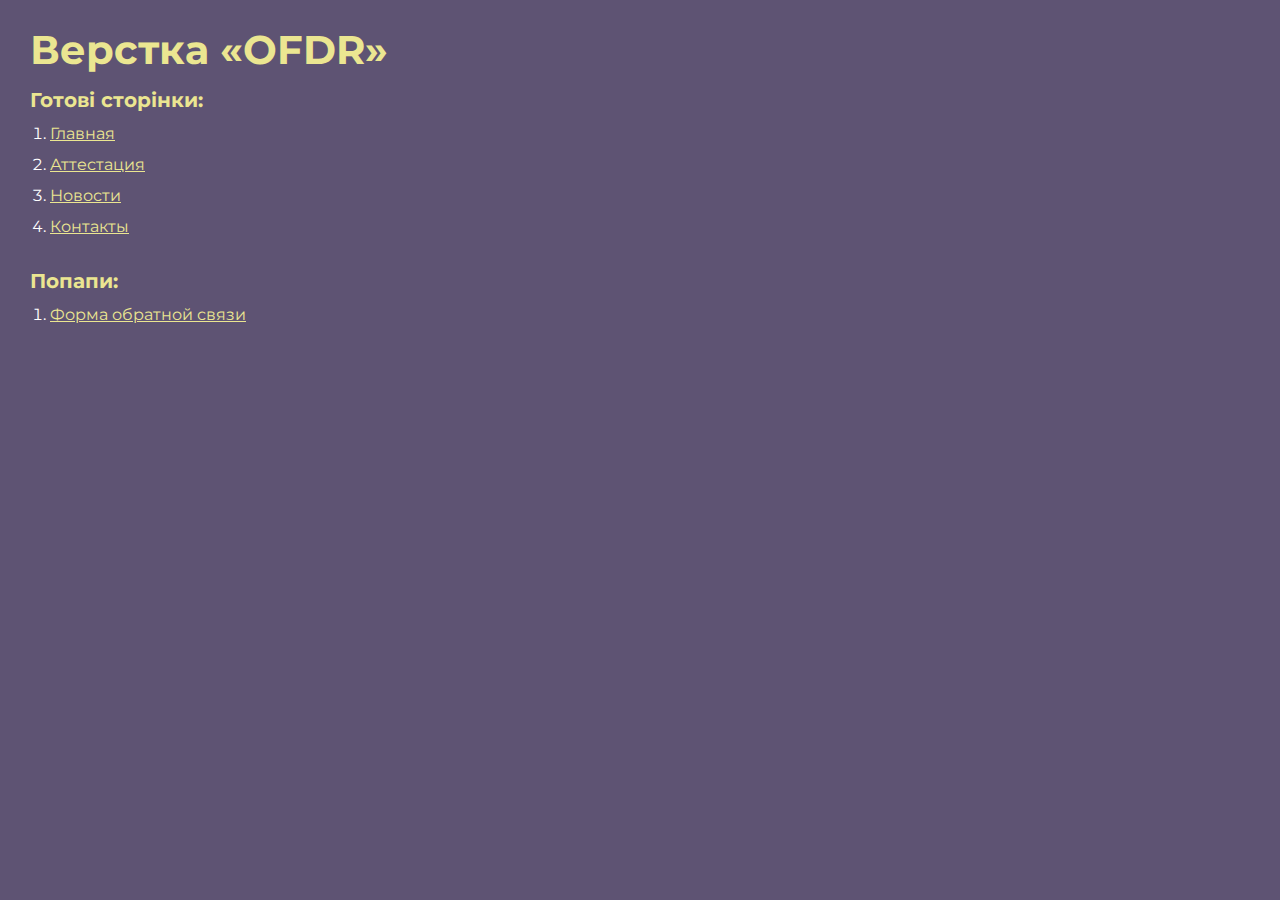
<file: index.html>
<!DOCTYPE html>
<html>

<head>
	<meta charset="UTF-8">
	<meta name="viewport" content="width=device-width, initial-scale=1.0">
	<title>Верстка «OFDR»</title>
</head>

<body>
	<div class="rootpage">
		<h1>Верстка «OFDR»</h1>
		<h2>Готові сторінки:</h2>
		<ol class="rootpage__list">
			<li><a target="_blank" href="home.html">Главная</a></li>
			<li><a target="_blank" href="attestation.html">Аттестация</a></li>
			<li><a target="_blank" href="news.html">Новости</a></li>
			<li><a target="_blank" href="contacts.html">Контакты</a></li>
		</ol>
		<h2>Попапи:</h2>
		<ol class="rootpage__list">
			<li><a target="_blank" href="home.html#popup">Форма обратной связи</a></li>
		</ol>
	</div>
</body>
<style>
	@charset "UTF-8";
	@import url("https://fonts.googleapis.com/css?family=Montserrat:regular,700&display=swap");

	*,
	*::before,
	*::after {
		padding: 0px;
		margin: 0px;
		border: 0px;
		box-sizing: border-box;
	}

	html,
	body {
		height: 100%;
		margin: 0;
		padding: 0;
		min-width: 320px;
		width: 100%;
		color: #fff;
		background-color: #5e5373;
	}

	body {
		font-family: Montserrat;
		font-size: 100%;
		line-height: 1;
		font-size: 1rem;
	}

	a {
		text-decoration: underline;
		color: #ebe691
	}

	a:visited {
		text-decoration: underline;
		color: #aaa768;
	}

	a:hover {
		text-decoration: none;
	}

	ul li {
		list-style: none;
	}

	img {
		vertical-align: top;
	}

	.wrapper {
		width: 100%;
		min-height: 100%;
		overflow: hidden;
	}

	.rootpage {
		padding: 30px;
		display: flex;
		flex-direction: column;
		align-items: flex-start;
	}

	@media (max-width: 767px) {
		.rootpage {
			padding: 30px 15px;
		}
	}

	h1 {
		color: #ebe691;
		font-size: 2.5rem;
		margin: 0px 0px 1.25rem 0px;
	}

	@media (max-width: 767px) {
		h1 {
			font-size: 1.85rem;
			margin: 0px 0px 1.25rem 0px;
		}
	}

	h2 {
		color: #ebe691;
		font-size: 1.25rem;
		margin: 0px 0px 1rem 0px;
	}

	@media (max-width: 767px) {
		h2 {
			font-size: 1.125rem;
			margin: 0px 0px 1rem 0px;
		}
	}

	.rootpage__info {
		line-height: 140%;
		margin: 0px 0px 1.5rem 0px;
	}

	.rootpage__list {
		margin: 0px 0px 2.25rem 1.25rem;
	}

	.rootpage__list li:not(:last-child) {
		margin: 0px 0px 15px 0px;
	}

	.rootpage__contacts,
	.rootpage__tnx {
		border-radius: 200px;
		padding: 20px 65px;
		line-height: 140%;
	}

	@media (max-width: 767px) {

		.rootpage__contacts,
		.rootpage__tnx {
			border-radius: 40px;
			padding: 20px;
		}
	}

	.rootpage__contacts {
		background: #32b5a4;

	}

	.rootpage__contacts a {
		color: #ebe691;
	}

	.rootpage__tnx {
		background: #c22d63;
		margin: 0px 0px 1rem 0px;
	}
</style>

</html>
</file>
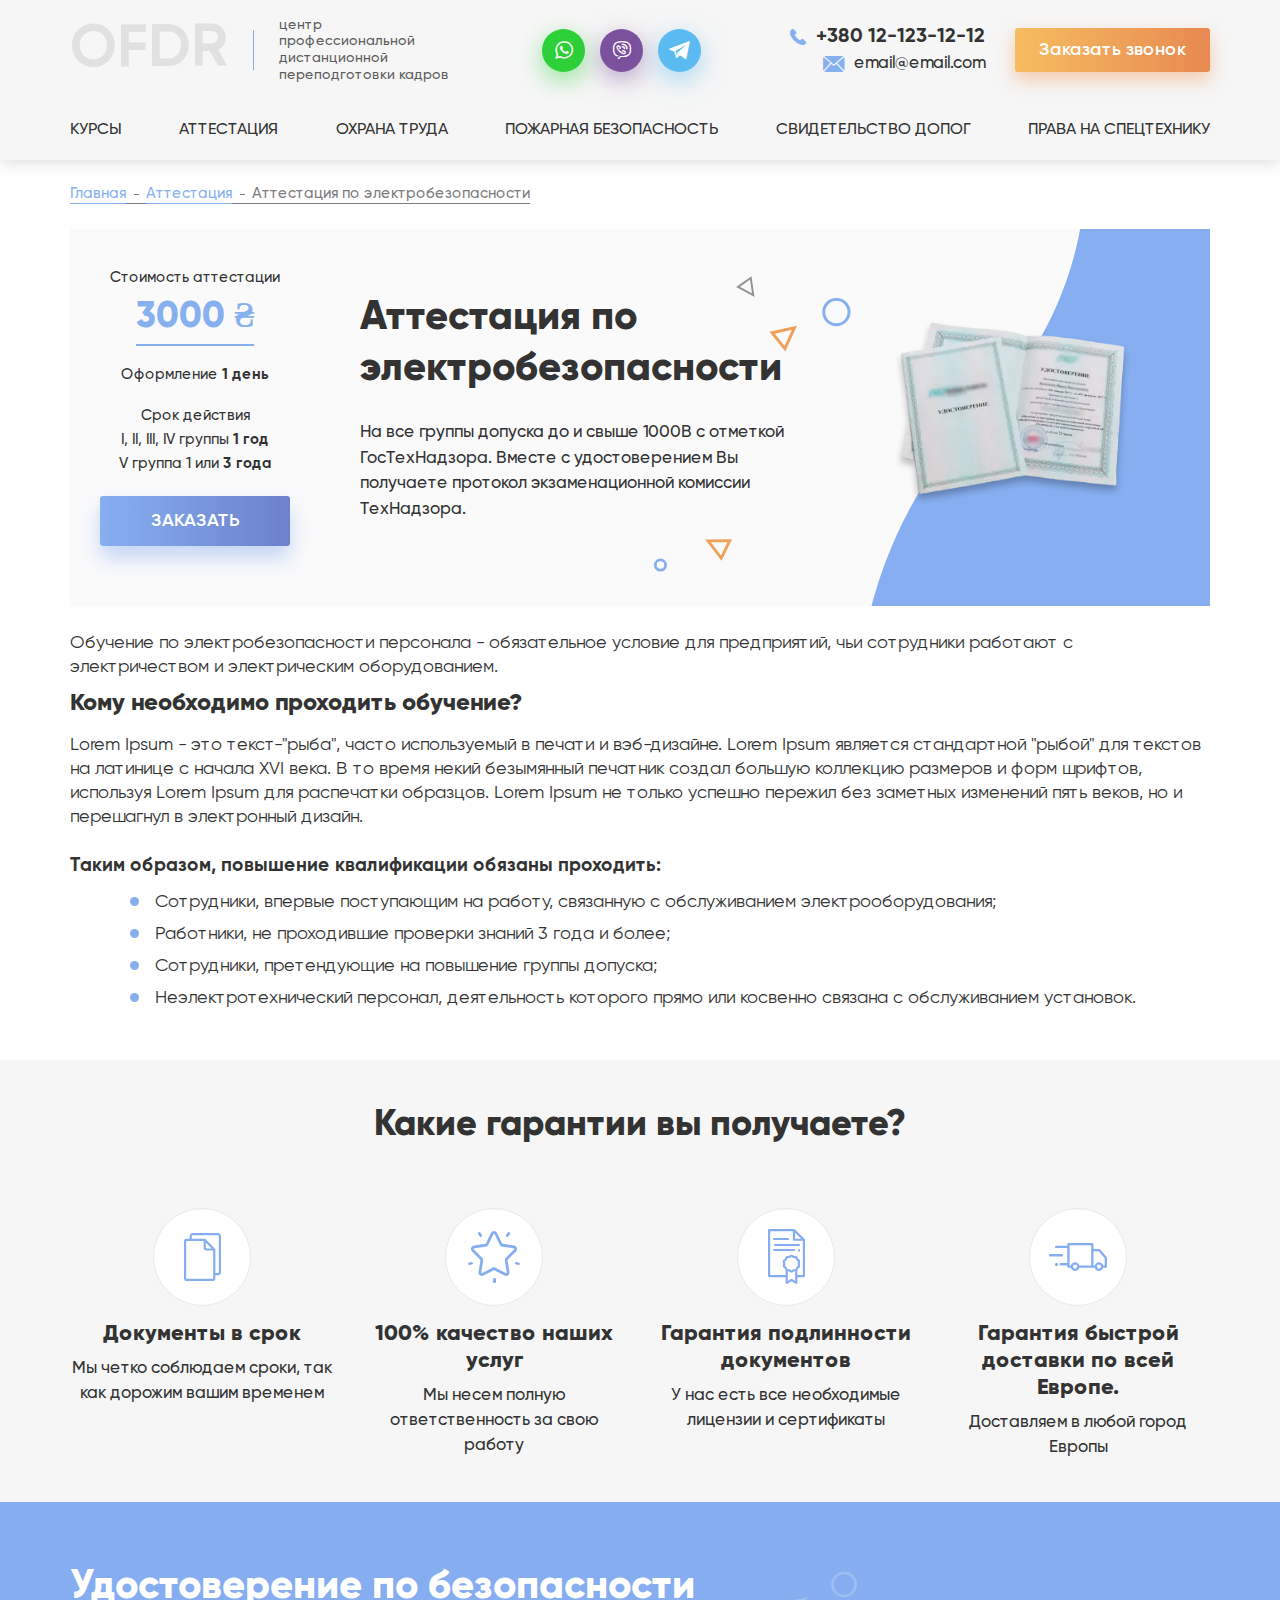
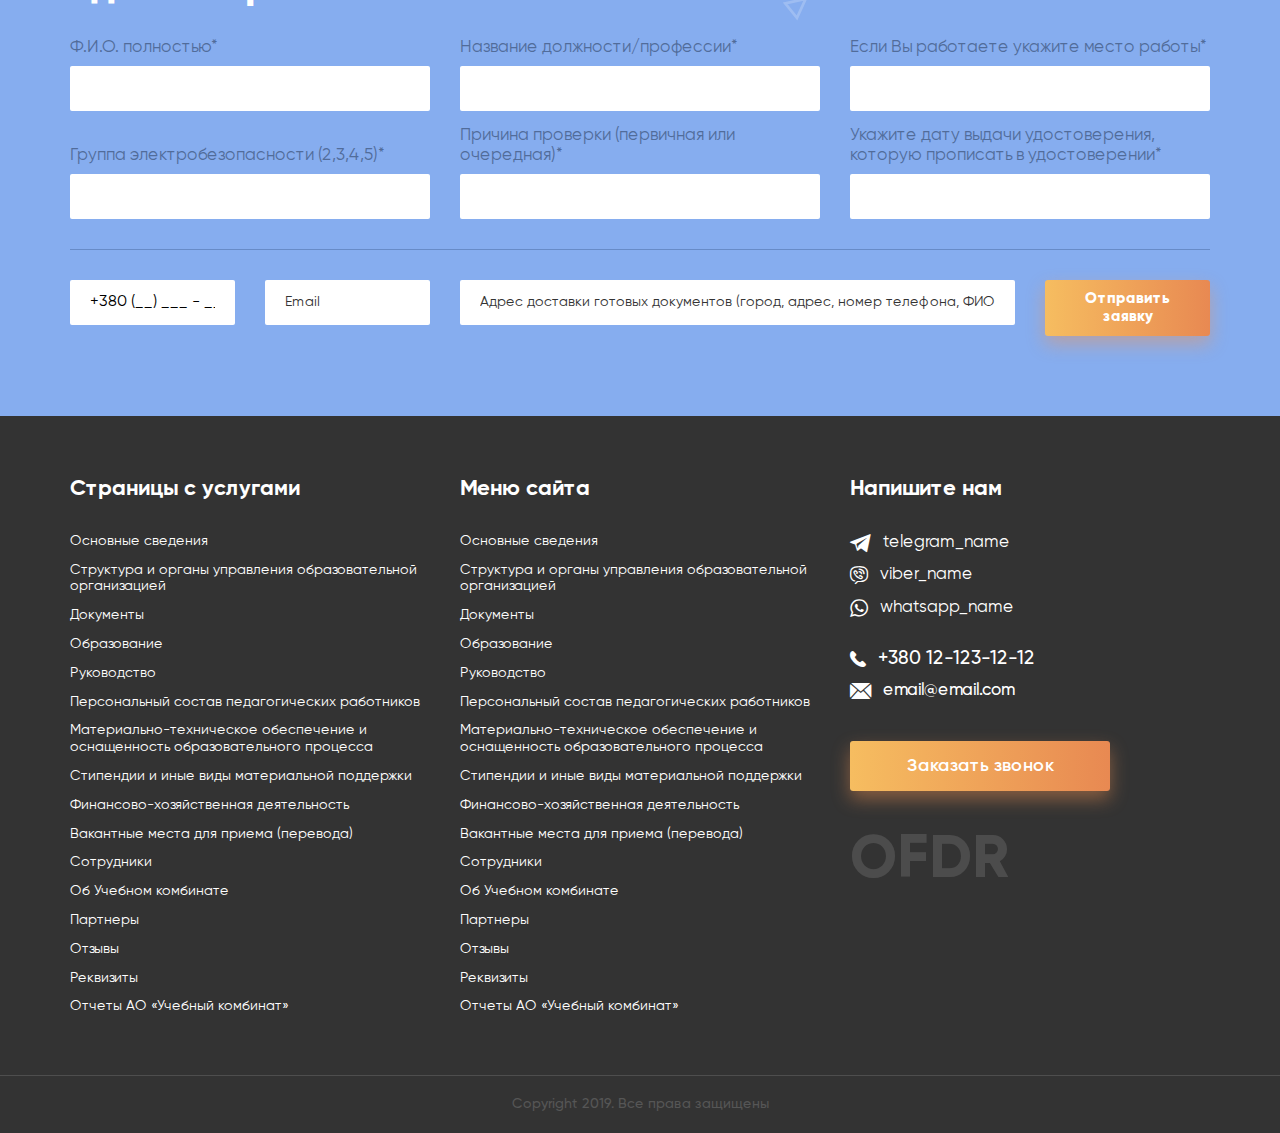
<file: attestation.html>
<!DOCTYPE html>
<html lang="ru">

<head>
	<title>Аттестация</title>
	<meta charset="UTF-8">
	<meta name="format-detection" content="telephone=no">
	<!-- <style>body{opacity: 0;}</style> -->
	<link rel="stylesheet" href="css/style.min.css?_v=20220828191100">
	<link rel="shortcut icon" href="favicon.ico">
	<!-- <meta name="robots" content="noindex, nofollow"> -->
	<meta name="viewport" content="width=device-width, initial-scale=1.0">
</head>

<body>
	<div class="wrapper">
		<header class="header">
			<div class="header__top top-header">
				<div class="top-header__container">
					<div class="top-header__logo logo-header">
						<a href="home.html" class="logo-header__logo">OFDR</a>
						<div class="logo-header__text">центр профессиональной дистанционной переподготовки кадров</div>
					</div>
					<div data-da=".top-header__menu, 767.98, last" class="top-header__social social-header">
						<a href="" class="social-header__icon social-header__icon_whatsapp _icon-whatsapp"></a>
						<a href="" class="social-header__icon social-header__icon_viber _icon-viber"></a>
						<a href="" class="social-header__icon social-header__icon_telegram _icon-telegram"></a>
					</div>
					<div class="top-header__contacts contacts-header">
						<div class="contacts-header__contact contact">
							<a href="tel:380121231212" class="contact__item contact__item_phone _icon-phones">+380 12-123-12-12</a>
							<a href="mailto:email@email.com" class="contact__item contact__item_mail _icon-shape">email@email.com</a>
						</div>
						<div data-da=".top-header__menu, 600, 1" class="contacts-header__callback callback">
							<button data-popup="#popup" type="button" class="callback__button button">Заказать звонок</button>
						</div>
					</div>
					<div class="top-header__menu menu"></div>
					<button type="button" class="icon-menu"><span></span></button>
				</div>
			</div>
			<div class="header__bottom bottom-header">
				<div class="bottom-header__container">
					<nav class="bottom-header__menu menu">
						<ul data-da=".top-header__menu, 767.98, first" class="menu__list">
							<li class="menu__item"><a href="" class="menu__link">Курсы</a></li>
							<li class="menu__item"><a href="attestation.html" class="menu__link">АТТЕСТАЦИЯ</a></li>
							<li class="menu__item"><a href="" class="menu__link">ОХРАНА ТРУДА</a></li>
							<li class="menu__item"><a href="" class="menu__link">ПОЖАРНАЯ БЕЗОПАСНОСТЬ</a></li>
							<li class="menu__item"><a href="" class="menu__link">СВИДЕТЕЛЬСТВО ДОПОГ</a></li>
							<li class="menu__item"><a href="" class="menu__link">ПРАВА НА СПЕЦТЕХНИКУ</a></li>
						</ul>
					</nav>
				</div>
			</div>
		</header>
		<main class="attestation-page">
			<nav class="attestation-page__bread-crumbs bread-crumbs">
				<div class="bread-crumbs__container">
					<ul class="bread-crumbs__list">
						<li class="bread-crumbs__item">
							<a href="home.html" class="bread-crumbs__link">Главная</a>
						</li>
						<li class="bread-crumbs__item">
							<a href="" class="bread-crumbs__link">Аттестация</a>
						</li>
						<li class="bread-crumbs__item">
							<a href="" class="bread-crumbs__link">Аттестация по электробезопасности</a>
						</li>
					</ul>
				</div>
			</nav>

			<section class="attestation-page__banner banner">
				<div class="banner__container">
					<div class="banner__wrapper">
						<div data-da=".banner__wrapper, 991.98, last" class="banner__price price-banner">
							<div class="price-banner__items">
								<div class="price-banner__label">Стоимость аттестации</div>
								<div class="price-banner__price">3000 ₴</div>
							</div>
							<div class="price-banner__label">Оформление <span>1 день</span></div>
							<div class="price-banner__info">Срок действия <br> I, II, III, IV группы <span>1 год</span> <br> V группа 1 или <span>3 года</span></div>
							<button type="button" href="" data-popup="#popup" class="price-banner__button button button_blue">ЗАКАЗАТЬ</button>
						</div>
						<div class="banner__content content-banner">
							<h3 class="content-banner__title title title_big title_left">Аттестация по электробезопасности</h3>
							<div class="content-banner__text">На все группы допуска до и свыше 1000В с отметкой ГосТехНадзора. Вместе с удостоверением Вы получаете протокол экзаменационной комиссии ТехНадзора.</div>
						</div>
						<div class="banner__image">
							<picture><source srcset="img/attestation/banner/1.webp" type="image/webp"><img src="img/attestation/banner/1.png" alt=""></picture>
						</div>
					</div>
				</div>
			</section>

			<section class="attestation-page__content-block content-block">
				<div class="content-block__container">
					<div class="content-block__label">Обучение по электробезопасности персонала - обязательное условие для предприятий, чьи сотрудники работают с электричеством и электрическим оборудованием.</div>
					<div class="content-block__content">
						<h4 class="content-block__title">Кому необходимо проходить обучение?</h4>
						<div class="content-block__text">Lorem Ipsum - это текст-"рыба", часто используемый в печати и вэб-дизайне. Lorem Ipsum является стандартной "рыбой" для текстов на латинице с начала XVI века. В то время некий безымянный печатник создал большую коллекцию размеров и форм шрифтов, используя Lorem Ipsum для распечатки образцов. Lorem Ipsum не только успешно пережил без заметных изменений пять веков, но и перешагнул в электронный дизайн.</div>
					</div>
					<div class="content-block__content">
						<h5 class="content-block__title content-block__title_small">Таким образом, повышение квалификации обязаны проходить:</h5>
						<ul class="content-block__list">
							<li class="content-block__item">Сотрудники, впервые поступающим на работу, связанную с обслуживанием электрооборудования;</li>
							<li class="content-block__item">Работники, не проходившие проверки знаний 3 года и более;</li>
							<li class="content-block__item">Сотрудники, претендующие на повышение группы допуска;</li>
							<li class="content-block__item">Неэлектротехнический персонал, деятельность которого прямо или косвенно связана с обслуживанием установок.</li>
						</ul>
					</div>
				</div>
			</section>

			<section class="attestation-page__advantages advantages">
				<div class="advantages__container">
					<h2 class="advantages__title-main title">Какие гарантии вы получаете?</h2>
					<div class="advantages__wrapper">
						<div class="advantages__item">
							<div class="advantages__image">
								<img src="img/advantages/1.svg" alt="">
							</div>
							<h4 class="advantages__title">Документы в срок</h4>
							<div class="advantages__text">Мы четко соблюдаем сроки, так как дорожим вашим временем</div>
						</div>
						<div class="advantages__item">
							<div class="advantages__image">
								<img src="img/advantages/2.svg" alt="">
							</div>
							<h4 class="advantages__title">100% качество наших услуг</h4>
							<div class="advantages__text">Мы несем полную ответственность за свою работу</div>
						</div>
						<div class="advantages__item">
							<div class="advantages__image">
								<img src="img/advantages/3.svg" alt="">
							</div>
							<h4 class="advantages__title">Гарантия подлинности документов</h4>
							<div class="advantages__text">У нас есть все необходимые лицензии и сертификаты</div>
						</div>
						<div class="advantages__item">
							<div class="advantages__image">
								<img src="img/advantages/4.svg" alt="">
							</div>
							<h4 class="advantages__title">Гарантия быстрой доставки по всей Европе.</h4>
							<div class="advantages__text">Доставляем в любой город Европы</div>
						</div>
					</div>
				</div>
			</section>

			<section class="attestation-page__safety-certificate safety-certificate">
				<div class="safety-certificate__container">
					<h2 class="safety-certificate__title title title_big title_left title_white">Удостоверение по безопасности</h2>
					<form data-dev data-popup-message="#callback" action="#" class="safety-certificate__form form">
						<div class="form__wrapper">
							<div class="form__top top-form">
								<div class="top-form__items">
									<label for="1" class="top-form__label">Ф.И.О. полностью*</label>
									<input id="1" autocomplete="off" type="text" name="form[]" data-required placeholder="" class="top-form__input input">
								</div>
								<div class="top-form__items">
									<label for="2" class="top-form__label">Название должности/профессии*</label>
									<input id="2" autocomplete="off" type="text" name="form[]" data-required placeholder="" class="top-form__input input">
								</div>
								<div class="top-form__items">
									<label for="3" class="top-form__label">Если Вы работаете укажите место работы*</label>
									<input id="3" autocomplete="off" type="text" name="form[]" data-required placeholder="" class="top-form__input input">
								</div>
								<div class="top-form__items">
									<label for="4" class="top-form__label">Группа электробезопасности (2,3,4,5)*</label>
									<input id="4" autocomplete="off" type="text" name="form[]" data-required placeholder="" class="top-form__input input">
								</div>
								<div class="top-form__items">
									<label for="5" class="top-form__label">Причина проверки (первичная или очередная)*</label>
									<input id="5" autocomplete="off" type="text" name="form[]" data-required placeholder="" class="top-form__input input">
								</div>
								<div class="top-form__items">
									<label for="6" class="top-form__label">Укажите дату выдачи удостоверения, которую прописать в удостоверении*</label>
									<input id="6" autocomplete="off" type="text" name="form[]" data-required placeholder="" class="top-form__input input">
								</div>
							</div>
						</div>
						<div class="form__wrapper">
							<div class="form__bottom bottom-form">
								<div class="bottom-form__items">
									<input autocomplete="off" type="text" data-required="mask" name="form[]" placeholder="" data-inputmask="'mask': '+380 (99) 999 - 99 - 99'" data-inputmask-clearmaskonlostfocus="false" class="bottom-form__input inp-mask input">
									<input autocomplete="off" type="text" data-required="email" name="form[]" placeholder="Email" class="bottom-form__input bottom-form__input_email input">
								</div>
								<div class="bottom-form__items bottom-form__items_width">
									<input autocomplete="off" type="text" name="form[]" data-required placeholder="Адрес доставки готовых документов (город, адрес, номер телефона, ФИО)" class="bottom-form__input input">
								</div>
								<button type="submit" class="bottom-form__button button">Отправить заявку</button>
							</div>
						</div>
					</form>
				</div>
			</section>
		</main>
		<footer class="footer">
			<div class="footer__main main-footer">
				<div class="main-footer__container">
					<div class="main-footer__wrapper">
						<div data-spollers="767.98, max" class="main-footer__column">
							<button type="button" data-spoller class="main-footer__title">Страницы с услугами</button>
							<ul class="main-footer__list">
								<li class="main-footer__item"><a href="">Основные сведения</a></li>
								<li class="main-footer__item"><a href="">Структура и органы управления образовательной организацией</a></li>
								<li class="main-footer__item"><a href="">Документы</a></li>
								<li class="main-footer__item"><a href="">Образование</a></li>
								<li class="main-footer__item"><a href="">Руководство</a></li>
								<li class="main-footer__item"><a href="">Персональный состав педагогических работников</a></li>
								<li class="main-footer__item"><a href="">Материально-техническое обеспечение и оснащенность образовательного процесса</a></li>
								<li class="main-footer__item"><a href="">Стипендии и иные виды материальной поддержки</a></li>
								<li class="main-footer__item"><a href="">Финансово-хозяйственная деятельность</a></li>
								<li class="main-footer__item"><a href="">Вакантные места для приема (перевода)</a></li>
								<li class="main-footer__item"><a href="">Сотрудники</a></li>
								<li class="main-footer__item"><a href="">Об Учебном комбинате</a></li>
								<li class="main-footer__item"><a href="">Партнеры</a></li>
								<li class="main-footer__item"><a href="">Отзывы</a></li>
								<li class="main-footer__item"><a href="">Реквизиты</a></li>
								<li class="main-footer__item"><a href="">Отчеты АО «Учебный комбинат»</a></li>
							</ul>
						</div>
						<div data-spollers="767.98, max" class="main-footer__column">
							<button type="button" data-spoller class="main-footer__title">Меню сайта</button>
							<ul class="main-footer__list">
								<li class="main-footer__item"><a href="">Основные сведения</a></li>
								<li class="main-footer__item"><a href="">Структура и органы управления образовательной организацией</a></li>
								<li class="main-footer__item"><a href="">Документы</a></li>
								<li class="main-footer__item"><a href="">Образование</a></li>
								<li class="main-footer__item"><a href="">Руководство</a></li>
								<li class="main-footer__item"><a href="">Персональный состав педагогических работников</a></li>
								<li class="main-footer__item"><a href="">Материально-техническое обеспечение и оснащенность образовательного процесса</a></li>
								<li class="main-footer__item"><a href="">Стипендии и иные виды материальной поддержки</a></li>
								<li class="main-footer__item"><a href="">Финансово-хозяйственная деятельность</a></li>
								<li class="main-footer__item"><a href="">Вакантные места для приема (перевода)</a></li>
								<li class="main-footer__item"><a href="">Сотрудники</a></li>
								<li class="main-footer__item"><a href="">Об Учебном комбинате</a></li>
								<li class="main-footer__item"><a href="">Партнеры</a></li>
								<li class="main-footer__item"><a href="">Отзывы</a></li>
								<li class="main-footer__item"><a href="">Реквизиты</a></li>
								<li class="main-footer__item"><a href="">Отчеты АО «Учебный комбинат»</a></li>
							</ul>
						</div>
						<div data-spollers="767.98, max" class="main-footer__column">
							<button type="button" data-spoller class="main-footer__title">Напишите нам</button>
							<ul class="main-footer__list">
								<li class="main-footer__item main-footer__item_social"><a href="" class="_icon-telegram">telegram_name</a></li>
								<li class="main-footer__item main-footer__item_social"><a href="" class="_icon-viber">viber_name</a></li>
								<li class="main-footer__item main-footer__item_social"><a href="" class="_icon-whatsapp">whatsapp_name</a></li>
							</ul>
							<div class="main-footer__body">
								<div class="main-footer__contacts contacts-footer">
									<a href="tel:380121231212" class="contacts-footer__item contacts-footer__item_phone _icon-phones">+380 12-123-12-12</a>
									<a href="mailto:email@email.com" class="contacts-footer__item contacts-footer__item_mail _icon-shape">email@email.com</a>
								</div>
								<div class="main-footer__callback callback">
									<button data-popup="#popup" type="button" class="callback__button button">Заказать звонок</button>
								</div>
								<div class="main-footer__logo logo-footer">
									<a href="" class="logo-footer__logo">OFDR</a>
								</div>
							</div>
						</div>
					</div>
				</div>
			</div>
			<div class="footer__copy copy-footer">
				<div class="copy-footer__container">
					<div class="copy-footer__text">Copyright 2019. Все права защищены</div>
				</div>
			</div>
		</footer>
	</div>
	<div id="popup" aria-hidden="true" class="popup">
		<div class="popup__wrapper">
			<div class="popup__content">
				<button data-close="" type="button" class="popup__close"></button>
				<form data-dev data-popup-message="#callback" action="#" class="contacts-block__form main-form">
					<div class="main-form__title title title_white">Форма обратной связи</div>
					<div class="main-form__wrapper">
						<input autocomplete="off" data-required type="text" name="form[]" placeholder="Как к Вам обращаться?*" class="main-form__input input">
						<textarea autocomplete="off" name="form[]" placeholder="Желаемые документы" data-error="Ошибка" class="main-form__input input"></textarea>
						<input autocomplete="off" type="text" name="form[]" data-required="mask" data-inputmask="'mask': '+380 (99) 999 - 99 - 99'" data-inputmask-clearmaskonlostfocus="false" placeholder="" class="main-form__input input inp-mask">
						<input autocomplete="off" data-required="email" type="text" name="form[]" placeholder="Email*" class="main-form__input input">
					</div>
					<button class="main-form__button button">Отправить заявку</button>
				</form>
			</div>
		</div>
	</div>
	<div id="callback" aria-hidden="true" class="popup">
		<div class="popup__wrapper">
			<div class="popup__content">
				<button data-close="" type="button" class="popup__close"></button>
				<div class="contacts-block__form main-form">
					<div class="main-form__title title title_white">Спасибо за заявку!</div>
				</div>
			</div>
		</div>
	</div>
	<script src="js/app.min.js?_v=20220828191100"></script>
</body>

</html>
</file>
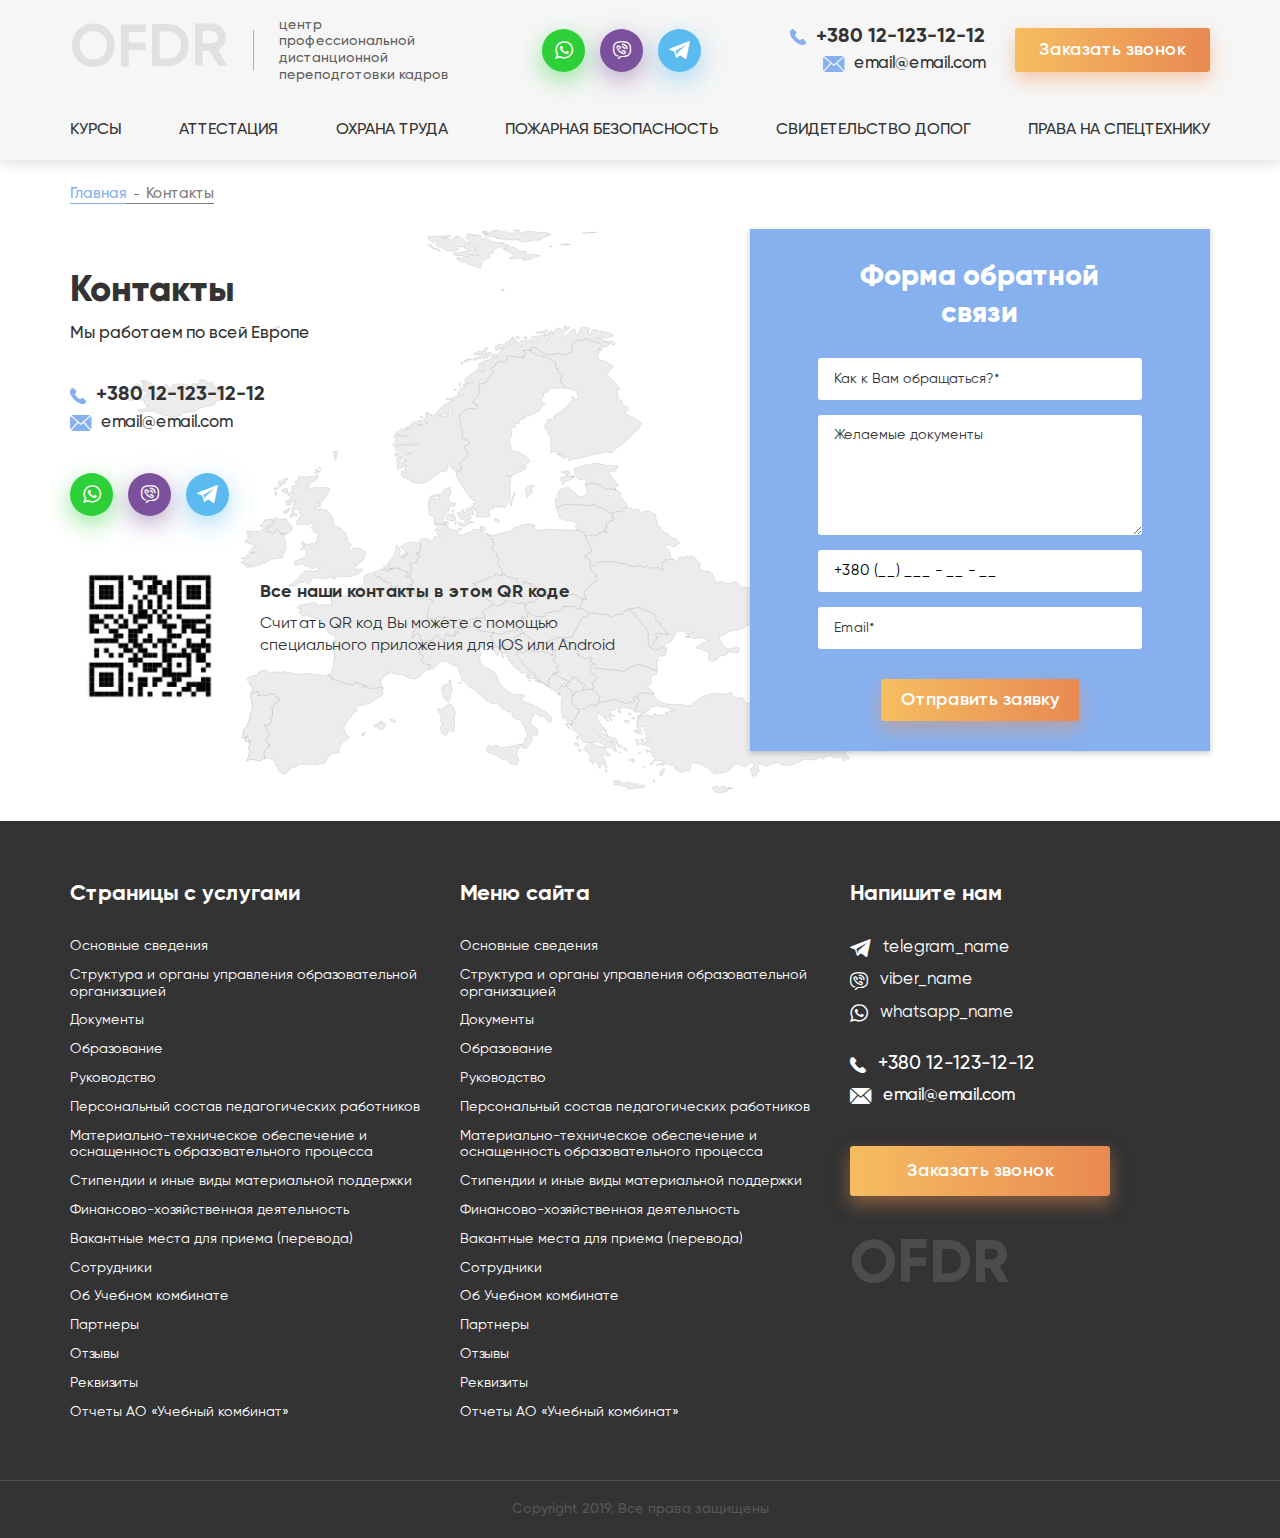
<file: contacts.html>
<!DOCTYPE html>
<html lang="ru">

<head>
	<title>Контакты</title>
	<meta charset="UTF-8">
	<meta name="format-detection" content="telephone=no">
	<!-- <style>body{opacity: 0;}</style> -->
	<link rel="stylesheet" href="css/style.min.css?_v=20220828191100">
	<link rel="shortcut icon" href="favicon.ico">
	<!-- <meta name="robots" content="noindex, nofollow"> -->
	<meta name="viewport" content="width=device-width, initial-scale=1.0">
</head>

<body>
	<div class="wrapper">
		<header class="header">
			<div class="header__top top-header">
				<div class="top-header__container">
					<div class="top-header__logo logo-header">
						<a href="home.html" class="logo-header__logo">OFDR</a>
						<div class="logo-header__text">центр профессиональной дистанционной переподготовки кадров</div>
					</div>
					<div data-da=".top-header__menu, 767.98, last" class="top-header__social social-header">
						<a href="" class="social-header__icon social-header__icon_whatsapp _icon-whatsapp"></a>
						<a href="" class="social-header__icon social-header__icon_viber _icon-viber"></a>
						<a href="" class="social-header__icon social-header__icon_telegram _icon-telegram"></a>
					</div>
					<div class="top-header__contacts contacts-header">
						<div class="contacts-header__contact contact">
							<a href="tel:380121231212" class="contact__item contact__item_phone _icon-phones">+380 12-123-12-12</a>
							<a href="mailto:email@email.com" class="contact__item contact__item_mail _icon-shape">email@email.com</a>
						</div>
						<div data-da=".top-header__menu, 600, 1" class="contacts-header__callback callback">
							<button data-popup="#popup" type="button" class="callback__button button">Заказать звонок</button>
						</div>
					</div>
					<div class="top-header__menu menu"></div>
					<button type="button" class="icon-menu"><span></span></button>
				</div>
			</div>
			<div class="header__bottom bottom-header">
				<div class="bottom-header__container">
					<nav class="bottom-header__menu menu">
						<ul data-da=".top-header__menu, 767.98, first" class="menu__list">
							<li class="menu__item"><a href="" class="menu__link">Курсы</a></li>
							<li class="menu__item"><a href="attestation.html" class="menu__link">АТТЕСТАЦИЯ</a></li>
							<li class="menu__item"><a href="" class="menu__link">ОХРАНА ТРУДА</a></li>
							<li class="menu__item"><a href="" class="menu__link">ПОЖАРНАЯ БЕЗОПАСНОСТЬ</a></li>
							<li class="menu__item"><a href="" class="menu__link">СВИДЕТЕЛЬСТВО ДОПОГ</a></li>
							<li class="menu__item"><a href="" class="menu__link">ПРАВА НА СПЕЦТЕХНИКУ</a></li>
						</ul>
					</nav>
				</div>
			</div>
		</header>
		<main class="contacts-page">
			<nav class="contacts-page__bread-crumbs bread-crumbs">
				<div class="bread-crumbs__container">
					<ul class="bread-crumbs__list">
						<li class="bread-crumbs__item">
							<a href="home.html" class="bread-crumbs__link">Главная</a>
						</li>
						<li class="bread-crumbs__item">
							<a href="" class="bread-crumbs__link">Контакты</a>
						</li>
					</ul>
				</div>
			</nav>

			<section class="contacts-page__contacts-block contacts-block">
				<div class="contacts-block__container">
					<div class="contacts-block__wrapper">
						<div class="contacts-block__headline">
							<h2 class="contacts-block__title title title_left">Контакты</h2>
							<div class="contacts-block__subtitle">Мы работаем по всей Европе</div>
						</div>
						<div class="contacts-block__contact contact">
							<a href="tel:380121231212" class="contact__item contact__item_phone _icon-phones">+380 12-123-12-12</a>
							<a href="mailto:email@email.com" class="contact__item contact__item_mail _icon-shape">email@email.com</a>
						</div>
						<div class="contacts-block__social social-header">
							<a href="" class="social-header__icon social-header__icon_whatsapp _icon-whatsapp"></a>
							<a href="" class="social-header__icon social-header__icon_viber _icon-viber"></a>
							<a href="" class="social-header__icon social-header__icon_telegram _icon-telegram"></a>
						</div>
						<div class="contacts-block__code code">
							<div class="code__image">
								<picture><source srcset="img/contacts/2.webp" type="image/webp"><img src="img/contacts/2.jpg" alt=""></picture>
							</div>
							<div class="code__content">
								<div class="code__title">Все наши контакты в этом QR коде</div>
								<div class="code__text">Считать QR код Вы можете с помощью специального приложения для IOS или Android</div>
							</div>
						</div>
					</div>
					<form data-popup-message="#callback" data-dev action="#" class="contacts-block__form main-form">
						<div class="main-form__title title title_white">Форма обратной связи</div>
						<div class="main-form__wrapper">
							<input autocomplete="off" data-required type="text" name="form[]" placeholder="Как к Вам обращаться?*" class="main-form__input input">
							<textarea autocomplete="off" name="form[]" placeholder="Желаемые документы" data-error="Ошибка" class="main-form__input input"></textarea>
							<input autocomplete="off" type="text" name="form[]" data-required="mask" data-inputmask="'mask': '+380 (99) 999 - 99 - 99'" data-inputmask-clearmaskonlostfocus="false" placeholder="" class="main-form__input input inp-mask">
							<input autocomplete="off" data-required="email" type="text" name="form[]" placeholder="Email*" class="main-form__input input">
						</div>
						<button class="main-form__button button">Отправить заявку</button>
					</form>
				</div>
			</section>
		</main>
		<footer class="footer">
			<div class="footer__main main-footer">
				<div class="main-footer__container">
					<div class="main-footer__wrapper">
						<div data-spollers="767.98, max" class="main-footer__column">
							<button type="button" data-spoller class="main-footer__title">Страницы с услугами</button>
							<ul class="main-footer__list">
								<li class="main-footer__item"><a href="">Основные сведения</a></li>
								<li class="main-footer__item"><a href="">Структура и органы управления образовательной организацией</a></li>
								<li class="main-footer__item"><a href="">Документы</a></li>
								<li class="main-footer__item"><a href="">Образование</a></li>
								<li class="main-footer__item"><a href="">Руководство</a></li>
								<li class="main-footer__item"><a href="">Персональный состав педагогических работников</a></li>
								<li class="main-footer__item"><a href="">Материально-техническое обеспечение и оснащенность образовательного процесса</a></li>
								<li class="main-footer__item"><a href="">Стипендии и иные виды материальной поддержки</a></li>
								<li class="main-footer__item"><a href="">Финансово-хозяйственная деятельность</a></li>
								<li class="main-footer__item"><a href="">Вакантные места для приема (перевода)</a></li>
								<li class="main-footer__item"><a href="">Сотрудники</a></li>
								<li class="main-footer__item"><a href="">Об Учебном комбинате</a></li>
								<li class="main-footer__item"><a href="">Партнеры</a></li>
								<li class="main-footer__item"><a href="">Отзывы</a></li>
								<li class="main-footer__item"><a href="">Реквизиты</a></li>
								<li class="main-footer__item"><a href="">Отчеты АО «Учебный комбинат»</a></li>
							</ul>
						</div>
						<div data-spollers="767.98, max" class="main-footer__column">
							<button type="button" data-spoller class="main-footer__title">Меню сайта</button>
							<ul class="main-footer__list">
								<li class="main-footer__item"><a href="">Основные сведения</a></li>
								<li class="main-footer__item"><a href="">Структура и органы управления образовательной организацией</a></li>
								<li class="main-footer__item"><a href="">Документы</a></li>
								<li class="main-footer__item"><a href="">Образование</a></li>
								<li class="main-footer__item"><a href="">Руководство</a></li>
								<li class="main-footer__item"><a href="">Персональный состав педагогических работников</a></li>
								<li class="main-footer__item"><a href="">Материально-техническое обеспечение и оснащенность образовательного процесса</a></li>
								<li class="main-footer__item"><a href="">Стипендии и иные виды материальной поддержки</a></li>
								<li class="main-footer__item"><a href="">Финансово-хозяйственная деятельность</a></li>
								<li class="main-footer__item"><a href="">Вакантные места для приема (перевода)</a></li>
								<li class="main-footer__item"><a href="">Сотрудники</a></li>
								<li class="main-footer__item"><a href="">Об Учебном комбинате</a></li>
								<li class="main-footer__item"><a href="">Партнеры</a></li>
								<li class="main-footer__item"><a href="">Отзывы</a></li>
								<li class="main-footer__item"><a href="">Реквизиты</a></li>
								<li class="main-footer__item"><a href="">Отчеты АО «Учебный комбинат»</a></li>
							</ul>
						</div>
						<div data-spollers="767.98, max" class="main-footer__column">
							<button type="button" data-spoller class="main-footer__title">Напишите нам</button>
							<ul class="main-footer__list">
								<li class="main-footer__item main-footer__item_social"><a href="" class="_icon-telegram">telegram_name</a></li>
								<li class="main-footer__item main-footer__item_social"><a href="" class="_icon-viber">viber_name</a></li>
								<li class="main-footer__item main-footer__item_social"><a href="" class="_icon-whatsapp">whatsapp_name</a></li>
							</ul>
							<div class="main-footer__body">
								<div class="main-footer__contacts contacts-footer">
									<a href="tel:380121231212" class="contacts-footer__item contacts-footer__item_phone _icon-phones">+380 12-123-12-12</a>
									<a href="mailto:email@email.com" class="contacts-footer__item contacts-footer__item_mail _icon-shape">email@email.com</a>
								</div>
								<div class="main-footer__callback callback">
									<button data-popup="#popup" type="button" class="callback__button button">Заказать звонок</button>
								</div>
								<div class="main-footer__logo logo-footer">
									<a href="" class="logo-footer__logo">OFDR</a>
								</div>
							</div>
						</div>
					</div>
				</div>
			</div>
			<div class="footer__copy copy-footer">
				<div class="copy-footer__container">
					<div class="copy-footer__text">Copyright 2019. Все права защищены</div>
				</div>
			</div>
		</footer>
	</div>
	<div id="popup" aria-hidden="true" class="popup">
		<div class="popup__wrapper">
			<div class="popup__content">
				<button data-close="" type="button" class="popup__close"></button>
				<form data-dev data-popup-message="#callback" action="#" class="contacts-block__form main-form">
					<div class="main-form__title title title_white">Форма обратной связи</div>
					<div class="main-form__wrapper">
						<input autocomplete="off" data-required type="text" name="form[]" placeholder="Как к Вам обращаться?*" class="main-form__input input">
						<textarea autocomplete="off" name="form[]" placeholder="Желаемые документы" data-error="Ошибка" class="main-form__input input"></textarea>
						<input autocomplete="off" type="text" name="form[]" data-required="mask" data-inputmask="'mask': '+380 (99) 999 - 99 - 99'" data-inputmask-clearmaskonlostfocus="false" placeholder="" class="main-form__input input inp-mask">
						<input autocomplete="off" data-required="email" type="text" name="form[]" placeholder="Email*" class="main-form__input input">
					</div>
					<button class="main-form__button button">Отправить заявку</button>
				</form>
			</div>
		</div>
	</div>
	<div id="callback" aria-hidden="true" class="popup">
		<div class="popup__wrapper">
			<div class="popup__content">
				<button data-close="" type="button" class="popup__close"></button>
				<div class="contacts-block__form main-form">
					<div class="main-form__title title title_white">Спасибо за заявку!</div>
				</div>
			</div>
		</div>
	</div>
	<script src="js/app.min.js?_v=20220828191100"></script>
</body>

</html>
</file>
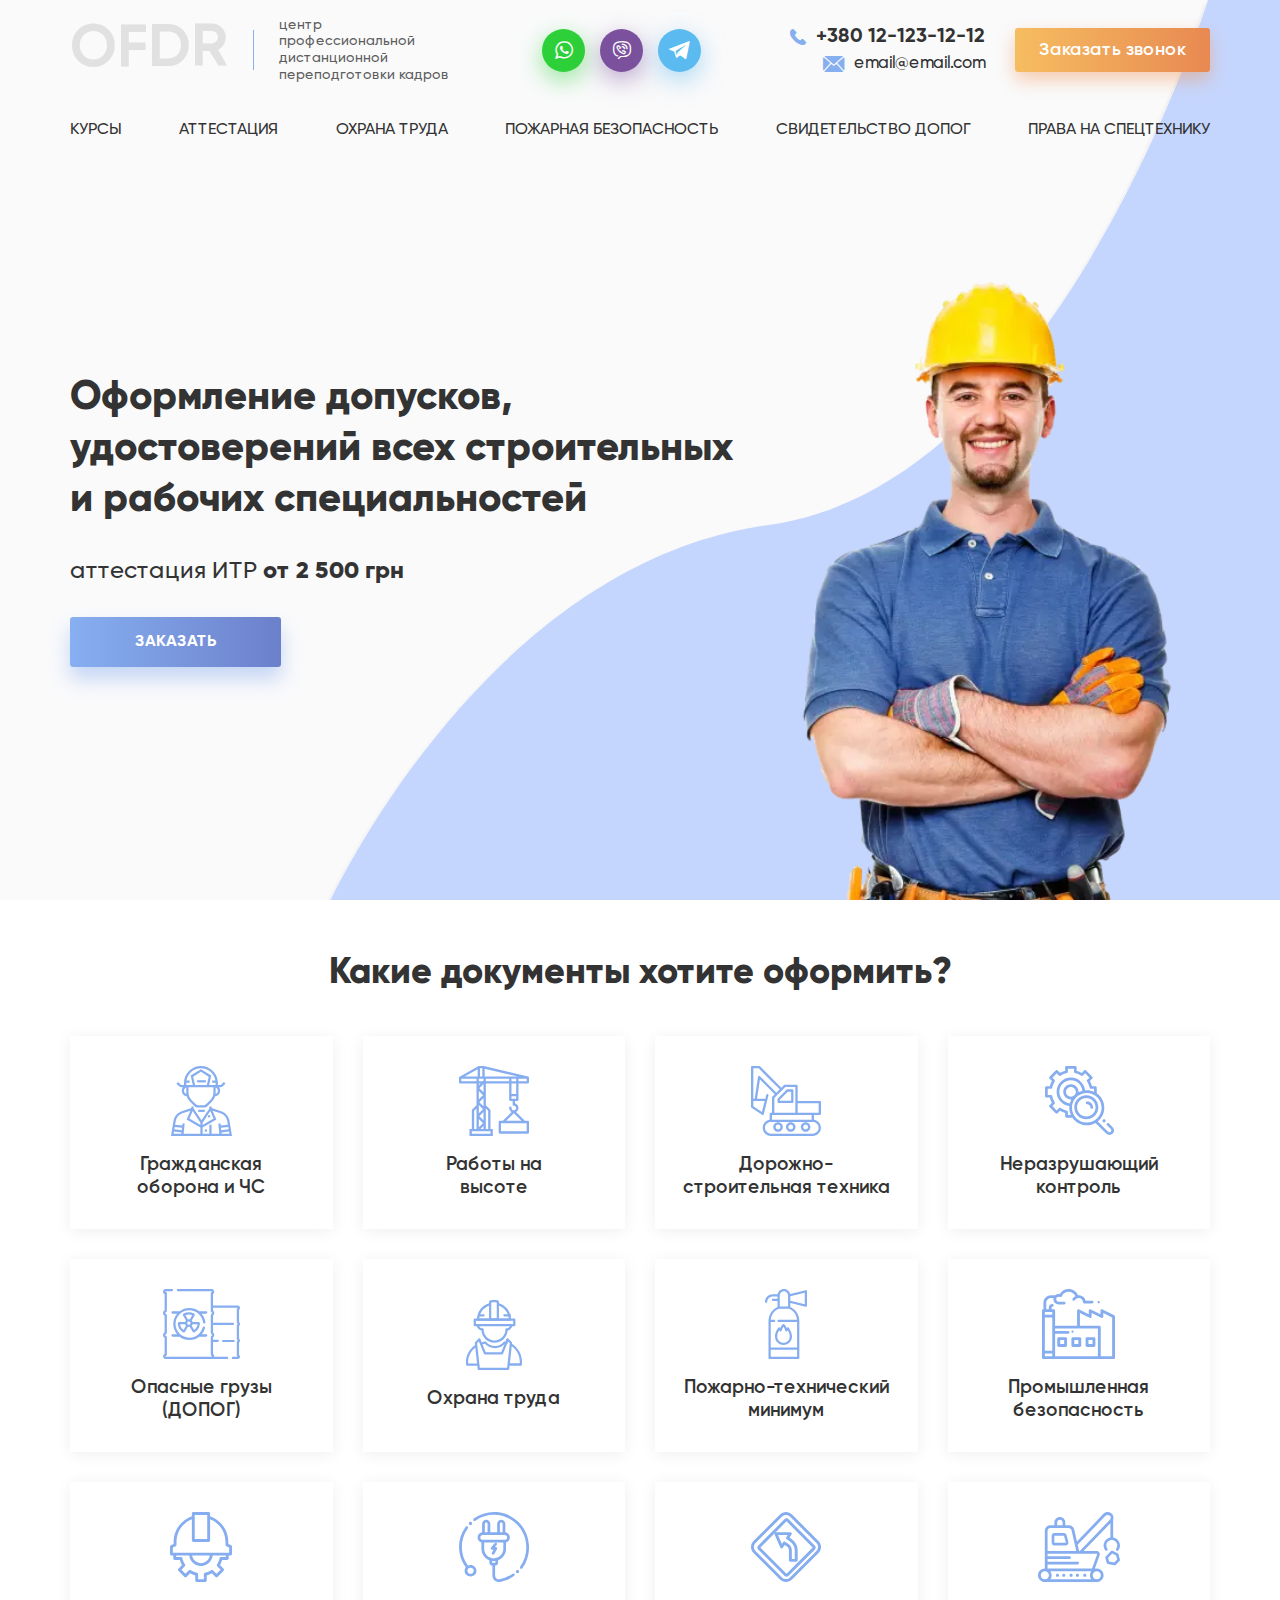
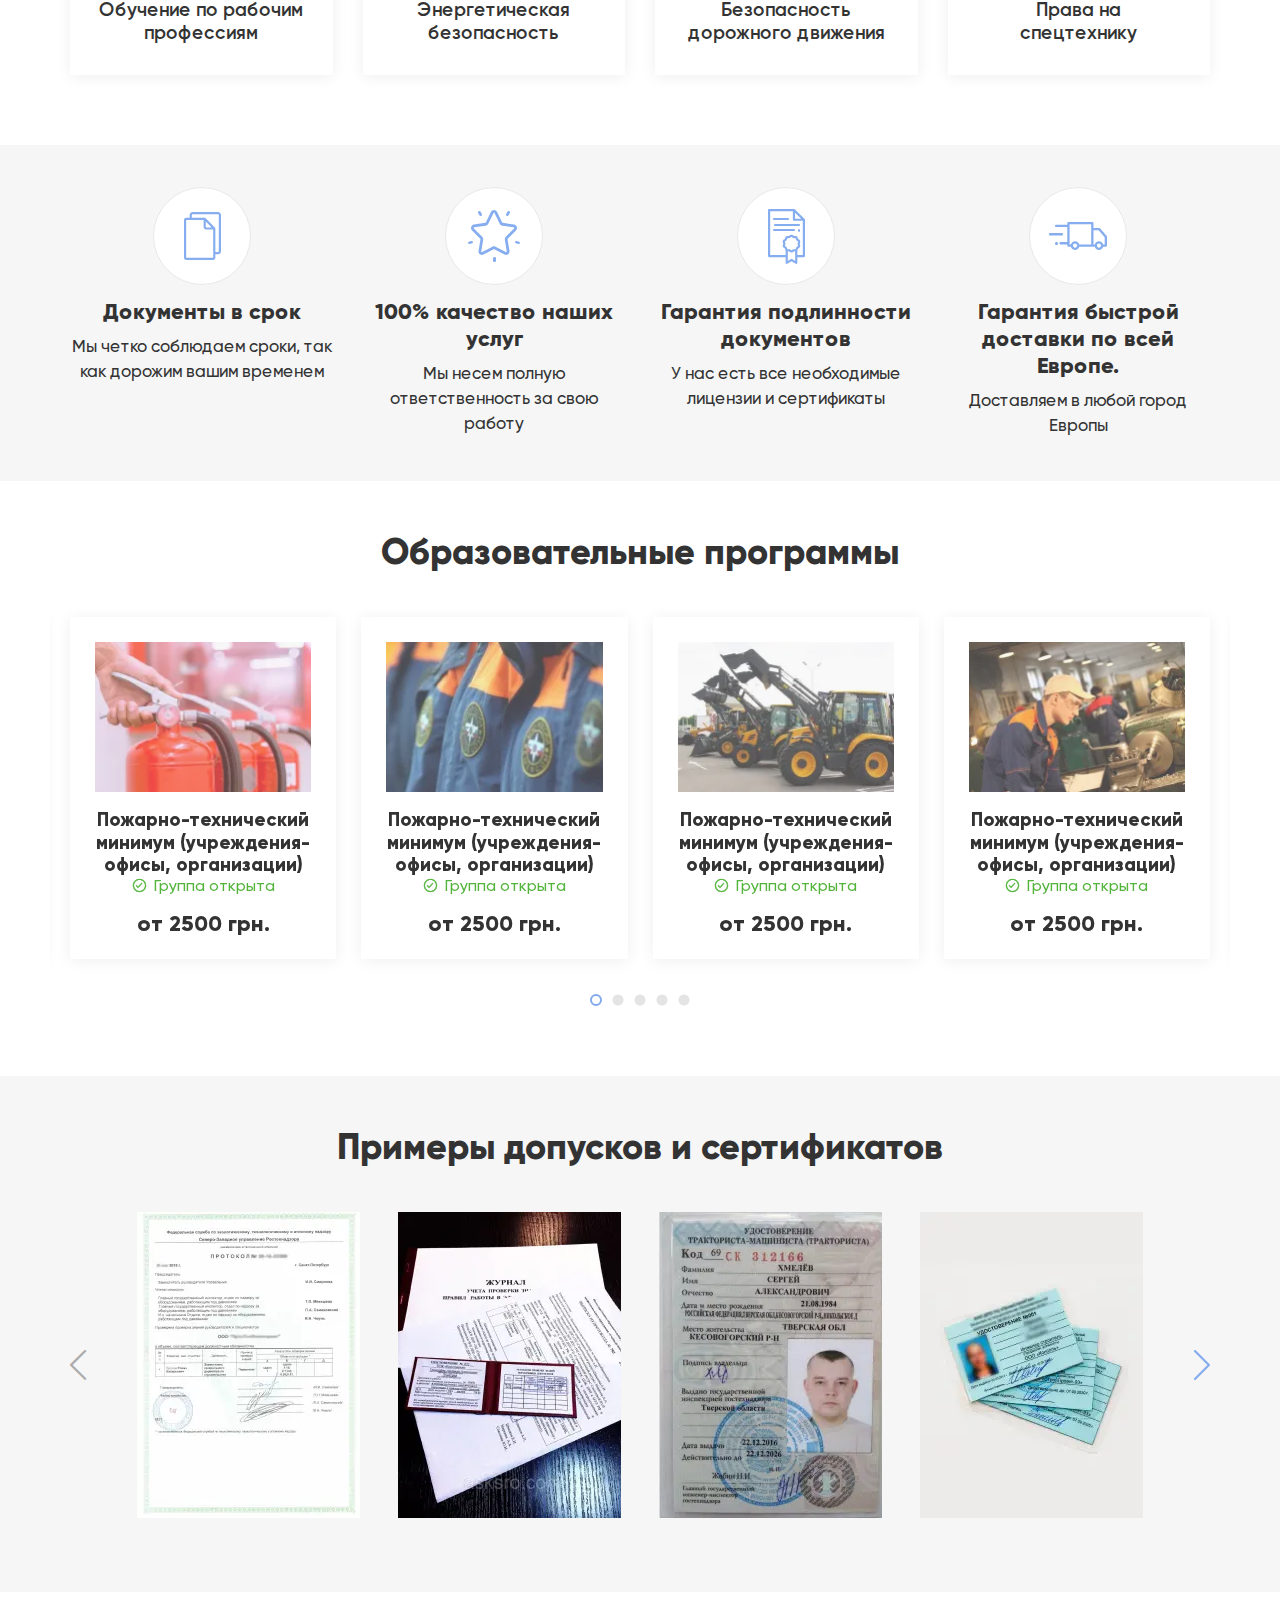
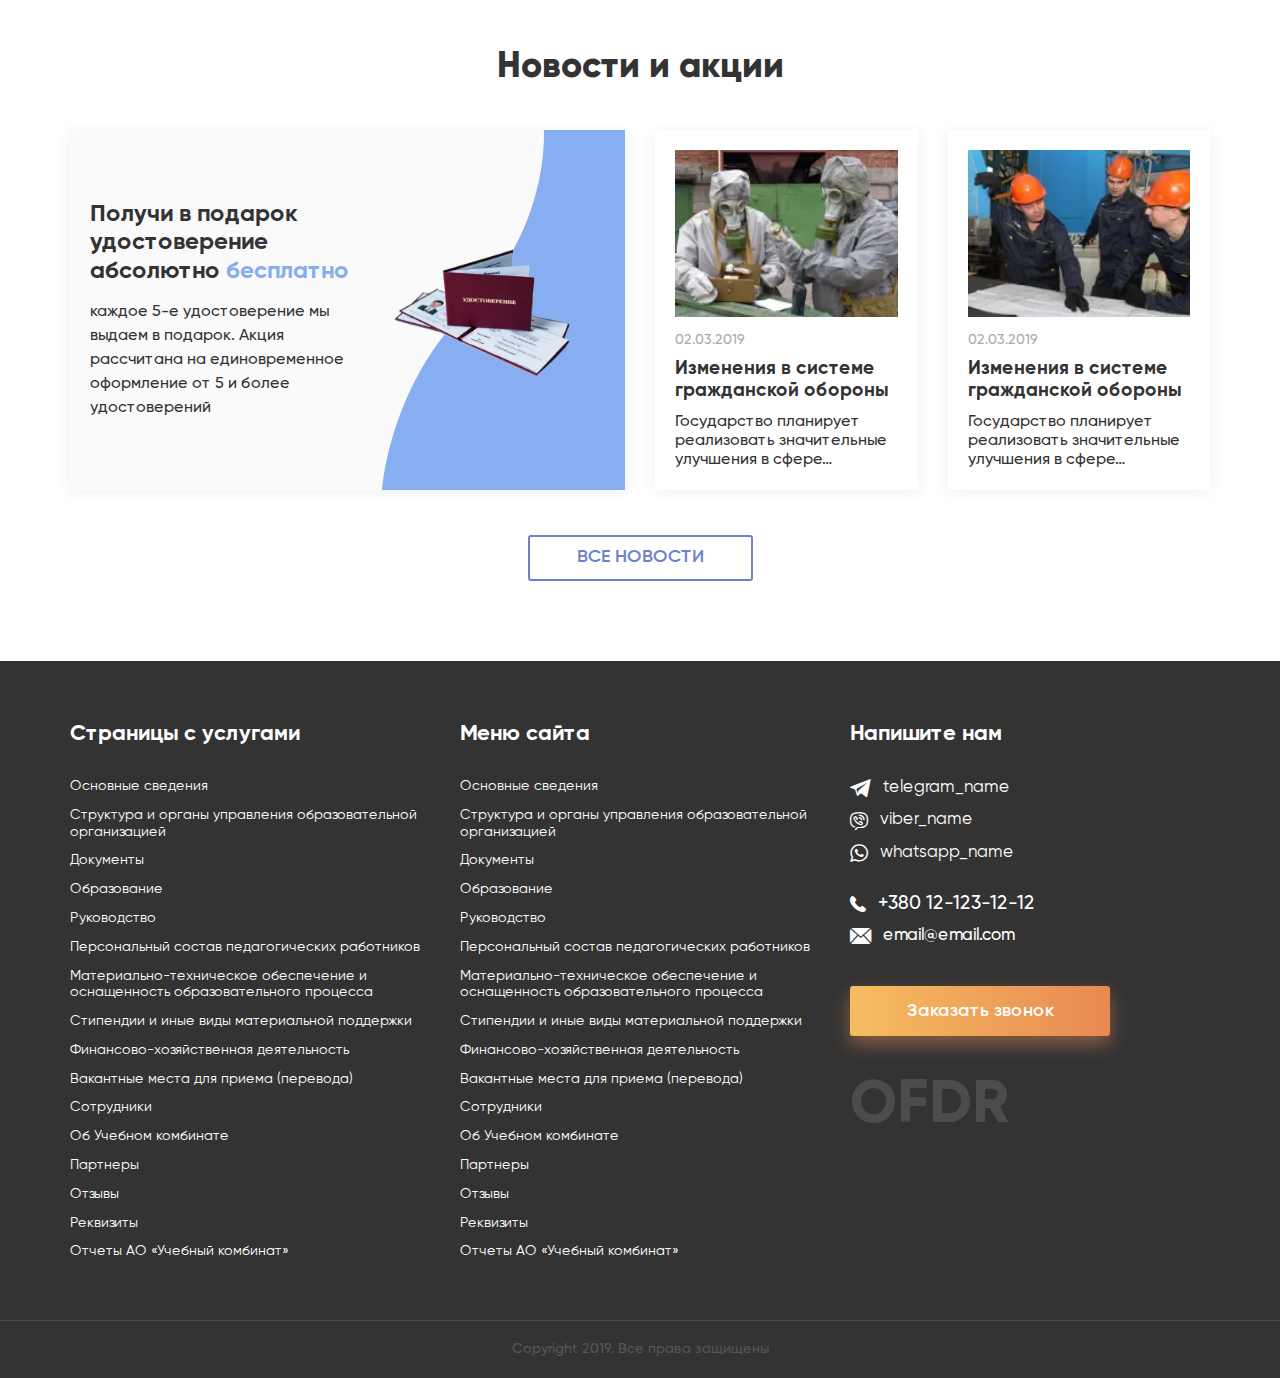
<file: home.html>
<!DOCTYPE html>
<html lang="ru">

<head>
	<title>Главная</title>
	<meta charset="UTF-8">
	<meta name="format-detection" content="telephone=no">
	<!-- <style>body{opacity: 0;}</style> -->
	<link rel="stylesheet" href="css/style.min.css?_v=20220828191100">
	<link rel="shortcut icon" href="favicon.ico">
	<!-- <meta name="robots" content="noindex, nofollow"> -->
	<meta name="viewport" content="width=device-width, initial-scale=1.0">
</head>

<body>
	<div class="wrapper wrapper_header-transparent">
		<header class="header">
			<div class="header__top top-header">
				<div class="top-header__container">
					<div class="top-header__logo logo-header">
						<a href="home.html" class="logo-header__logo">OFDR</a>
						<div class="logo-header__text">центр профессиональной дистанционной переподготовки кадров</div>
					</div>
					<div data-da=".top-header__menu, 767.98, last" class="top-header__social social-header">
						<a href="" class="social-header__icon social-header__icon_whatsapp _icon-whatsapp"></a>
						<a href="" class="social-header__icon social-header__icon_viber _icon-viber"></a>
						<a href="" class="social-header__icon social-header__icon_telegram _icon-telegram"></a>
					</div>
					<div class="top-header__contacts contacts-header">
						<div class="contacts-header__contact contact">
							<a href="tel:380121231212" class="contact__item contact__item_phone _icon-phones">+380 12-123-12-12</a>
							<a href="mailto:email@email.com" class="contact__item contact__item_mail _icon-shape">email@email.com</a>
						</div>
						<div data-da=".top-header__menu, 600, 1" class="contacts-header__callback callback">
							<button data-popup="#popup" type="button" class="callback__button button">Заказать звонок</button>
						</div>
					</div>
					<div class="top-header__menu menu"></div>
					<button type="button" class="icon-menu"><span></span></button>
				</div>
			</div>
			<div class="header__bottom bottom-header">
				<div class="bottom-header__container">
					<nav class="bottom-header__menu menu">
						<ul data-da=".top-header__menu, 767.98, first" class="menu__list">
							<li class="menu__item"><a href="" class="menu__link">Курсы</a></li>
							<li class="menu__item"><a href="attestation.html" class="menu__link">АТТЕСТАЦИЯ</a></li>
							<li class="menu__item"><a href="" class="menu__link">ОХРАНА ТРУДА</a></li>
							<li class="menu__item"><a href="" class="menu__link">ПОЖАРНАЯ БЕЗОПАСНОСТЬ</a></li>
							<li class="menu__item"><a href="" class="menu__link">СВИДЕТЕЛЬСТВО ДОПОГ</a></li>
							<li class="menu__item"><a href="" class="menu__link">ПРАВА НА СПЕЦТЕХНИКУ</a></li>
						</ul>
					</nav>
				</div>
			</div>
		</header>
		<main class="mainpage">
			<section data-fullscreen class="mainpage__promo promo">
				<div class="promo__container">
					<div class="promo__body">
						<div class="promo__content content-promo">
							<h1 class="content-promo__title title title_big title_left">Оформление допусков, удостоверений всех строительных и рабочих специальностей</h1>
							<div class="content-promo__subtitle">аттестация ИТР <span>от 2 500 грн</span></div>
							<button data-popup="#popup" type="button" class="content-promo__button button button_blue">Заказать</button>
						</div>
						<div class="promo__image-ibg">
							<picture><source srcset="img/promo/human.webp" type="image/webp"><img src="img/promo/human.png" alt=""></picture>
						</div>
					</div>
				</div>
			</section>

			<section class="mainpage__documents documents">
				<div class="documents__container">
					<h2 class="documents__title title">Какие документы хотите оформить?</h2>
					<div class="documents__wrapper">
						<a href="" class="documents__item">
							<div class="documents__image">
								<img src="img/documents/1.svg" alt="">
							</div>
							<div class="documents__text">Гражданская <br> оборона и ЧС</div>
						</a>
						<a href="" class="documents__item">
							<div class="documents__image">
								<img src="img/documents/2.svg" alt="">
							</div>
							<div class="documents__text">Работы на <br> высоте</div>
						</a>
						<a href="" class="documents__item">
							<div class="documents__image">
								<img src="img/documents/3.svg" alt="">
							</div>
							<div class="documents__text">Дорожно-строительная техника</div>
						</a>
						<a href="" class="documents__item">
							<div class="documents__image">
								<img src="img/documents/4.svg" alt="">
							</div>
							<div class="documents__text">Неразрушающий контроль</div>
						</a>
						<a href="" class="documents__item">
							<div class="documents__image">
								<img src="img/documents/5.svg" alt="">
							</div>
							<div class="documents__text">Опасные грузы <br> (ДОПОГ)</div>
						</a>
						<a href="" class="documents__item">
							<div class="documents__image">
								<img src="img/documents/6.svg" alt="">
							</div>
							<div class="documents__text">Охрана труда</div>
						</a>
						<a href="" class="documents__item">
							<div class="documents__image">
								<img src="img/documents/7.svg" alt="">
							</div>
							<div class="documents__text">Пожарно-технический минимум</div>
						</a>
						<a href="" class="documents__item">
							<div class="documents__image">
								<img src="img/documents/8.svg" alt="">
							</div>
							<div class="documents__text">Промышленная безопасность</div>
						</a>
						<a href="" class="documents__item">
							<div class="documents__image">
								<img src="img/documents/9.svg" alt="">
							</div>
							<div class="documents__text">Обучение по рабочим профессиям</div>
						</a>
						<a href="" class="documents__item">
							<div class="documents__image">
								<img src="img/documents/10.svg" alt="">
							</div>
							<div class="documents__text">Энергетическая безопасность</div>
						</a>
						<a href="" class="documents__item">
							<div class="documents__image">
								<img src="img/documents/11.svg" alt="">
							</div>
							<div class="documents__text">Безопасность дорожного движения</div>
						</a>
						<a href="" class="documents__item">
							<div class="documents__image">
								<img src="img/documents/12.svg" alt="">
							</div>
							<div class="documents__text">Права на <br> спецтехнику</div>
						</a>
					</div>

				</div>

			</section>

			<section class="mainpage__advantages advantages">
				<div class="advantages__container">
					<div class="advantages__wrapper">
						<div class="advantages__item">
							<div class="advantages__image">
								<img src="img/advantages/1.svg" alt="">
							</div>
							<h4 class="advantages__title">Документы в срок</h4>
							<div class="advantages__text">Мы четко соблюдаем сроки, так как дорожим вашим временем</div>
						</div>
						<div class="advantages__item">
							<div class="advantages__image">
								<img src="img/advantages/2.svg" alt="">
							</div>
							<h4 class="advantages__title">100% качество наших услуг</h4>
							<div class="advantages__text">Мы несем полную ответственность за свою работу</div>
						</div>
						<div class="advantages__item">
							<div class="advantages__image">
								<img src="img/advantages/3.svg" alt="">
							</div>
							<h4 class="advantages__title">Гарантия подлинности документов</h4>
							<div class="advantages__text">У нас есть все необходимые лицензии и сертификаты</div>
						</div>
						<div class="advantages__item">
							<div class="advantages__image">
								<img src="img/advantages/4.svg" alt="">
							</div>
							<h4 class="advantages__title">Гарантия быстрой доставки по всей Европе.</h4>
							<div class="advantages__text">Доставляем в любой город Европы</div>
						</div>
					</div>
				</div>
			</section>

			<section class="mainpage__programs programs">
				<div class="programs__container">
					<h2 class="programs__title title">Образовательные программы</h2>
					<div class="programs__slider swiper">
						<div class="programs__wrapper swiper-wrapper">
							<div class="programs__slide swiper-slide slide-programs">
								<a href="" class="slide-programs__image-ibg">
									<picture><source srcset="img/programs/1.webp" type="image/webp"><img src="img/programs/1.jpg" alt=""></picture>
								</a>
								<div class="slide-programs__content">
									<a href="" class="slide-programs__title">Пожарно-технический минимум (учреждения-офисы, организации)</a>
									<div class="slide-programs__label">Группа открыта</div>
									<div class="slide-programs__price">от 2500 грн.</div>
								</div>
							</div>
							<div class="programs__slide swiper-slide slide-programs">
								<a href="" class="slide-programs__image-ibg">
									<picture><source srcset="img/programs/2.webp" type="image/webp"><img src="img/programs/2.jpg" alt=""></picture>
								</a>
								<div class="slide-programs__content">
									<a href="" class="slide-programs__title">Пожарно-технический минимум (учреждения-офисы, организации)</a>
									<div class="slide-programs__label">Группа открыта</div>
									<div class="slide-programs__price">от 2500 грн.</div>
								</div>
							</div>
							<div class="programs__slide swiper-slide slide-programs">
								<a href="" class="slide-programs__image-ibg">
									<picture><source srcset="img/programs/3.webp" type="image/webp"><img src="img/programs/3.jpg" alt=""></picture>
								</a>
								<div class="slide-programs__content">
									<a href="" class="slide-programs__title">Пожарно-технический минимум (учреждения-офисы, организации)</a>
									<div class="slide-programs__label">Группа открыта</div>
									<div class="slide-programs__price">от 2500 грн.</div>
								</div>
							</div>
							<div class="programs__slide swiper-slide slide-programs">
								<a href="" class="slide-programs__image-ibg">
									<picture><source srcset="img/programs/4.webp" type="image/webp"><img src="img/programs/4.jpg" alt=""></picture>
								</a>
								<div class="slide-programs__content">
									<a href="" class="slide-programs__title">Пожарно-технический минимум (учреждения-офисы, организации)</a>
									<div class="slide-programs__label">Группа открыта</div>
									<div class="slide-programs__price">от 2500 грн.</div>
								</div>
							</div>
							<div class="programs__slide swiper-slide slide-programs">
								<a href="" class="slide-programs__image-ibg">
									<picture><source srcset="img/programs/5.webp" type="image/webp"><img src="img/programs/5.jpg" alt=""></picture>
								</a>
								<div class="slide-programs__content">
									<a href="" class="slide-programs__title">Пожарно-технический минимум (учреждения-офисы, организации)</a>
									<div class="slide-programs__label">Группа открыта</div>
									<div class="slide-programs__price">от 2500 грн.</div>
								</div>
							</div>
						</div>
					</div>
					<div class="programs__pagination"></div>
				</div>

			</section>

			<section class="mainpage__examples examples">
				<div class="examples__container">
					<h2 class="examples__title title">Примеры допусков и сертификатов</h2>
					<div class="examples__item">
						<div class="examples__slider swiper">
							<div data-gallery class="examples__wrapper swiper-wrapper">
								<div class="examples__slide swiper-slide slide-examples">
									<a href="img/examples/1.jpg" class="slide-examples__image-ibg">
										<picture><source srcset="img/examples/1.webp" type="image/webp"><img src="img/examples/1.jpg" alt=""></picture>
									</a>
								</div>
								<div class="examples__slide swiper-slide slide-examples">
									<a href="img/examples/2.jpg" class="slide-examples__image-ibg">
										<picture><source srcset="img/examples/2.webp" type="image/webp"><img src="img/examples/2.jpg" alt=""></picture>
									</a>
								</div>
								<div class="examples__slide swiper-slide slide-examples">
									<a href="img/examples/3.jpg" class="slide-examples__image-ibg">
										<picture><source srcset="img/examples/3.webp" type="image/webp"><img src="img/examples/3.jpg" alt=""></picture>
									</a>
								</div>
								<div class="examples__slide swiper-slide slide-examples">
									<a href="img/examples/4.jpg" class="slide-examples__image-ibg">
										<picture><source srcset="img/examples/4.webp" type="image/webp"><img src="img/examples/4.jpg" alt=""></picture>
									</a>
								</div>
								<div class="examples__slide swiper-slide slide-examples">
									<a href="img/examples/1.jpg" class="slide-examples__image-ibg">
										<picture><source srcset="img/examples/1.webp" type="image/webp"><img src="img/examples/1.jpg" alt=""></picture>
									</a>
								</div>
							</div>
						</div>
						<div class="examples__arrows slider-arrows">
							<div class="slider-arrows__prev _icon-arrow"></div>
							<div class="slider-arrows__next _icon-arrow"></div>
						</div>
					</div>
				</div>

			</section>

			<section class="mainpage__news news-main">
				<div class="news-main__container">
					<h2 class="news-main__title title">Новости и акции</h2>
					<div class="news-main__wrraper">
						<div class="news-main__stock stock-main">
							<div class="stock-main__content">
								<div class="stock-main__title">Получи в подарок удостоверение абсолютно <span>бесплатно</span></div>
								<div class="stock-main__subtitle">каждое 5-е удостоверение мы выдаем в подарок. Акция рассчитана на единовременное оформление от 5 и более удостоверений</div>
							</div>
							<div class="stock-main__image">
								<picture><source srcset="img/news/1.webp" type="image/webp"><img src="img/news/1.png" alt=""></picture>
							</div>
						</div>
						<div class="news-main__items">
							<div class="news-main__column card-news">
								<div class="card-news__item">
									<a href="" class="card-news__image-ibg">
										<picture><source srcset="img/news/2.webp" type="image/webp"><img src="img/news/2.jpg" alt=""></picture>
									</a>
									<div class="card-news__content">
										<div class="card-news__date">02.03.2019</div>
										<div class="card-news__title"><a href="">Изменения в системе гражданской обороны</a></div>
										<div class="card-news__subtitle">Государство планирует реализовать значительные улучшения в сфере…</div>
									</div>
								</div>
							</div>
							<div class="news-main__column card-news">
								<div class="card-news__item">
									<a href="" class="card-news__image-ibg">
										<picture><source srcset="img/news/3.webp" type="image/webp"><img src="img/news/3.jpg" alt=""></picture>
									</a>
									<div class="card-news__content">
										<div class="card-news__date">02.03.2019</div>
										<div class="card-news__title"><a href="">Изменения в системе гражданской обороны</a></div>
										<div class="card-news__subtitle">Государство планирует реализовать значительные улучшения в сфере…</div>
									</div>
								</div>
							</div>
						</div>
					</div>
					<a href="news.html" class="news-main__button button button_border">ВСЕ НОВОСТИ</a>
				</div>
			</section>
		</main>
		<footer class="footer">
			<div class="footer__main main-footer">
				<div class="main-footer__container">
					<div class="main-footer__wrapper">
						<div data-spollers="767.98, max" class="main-footer__column">
							<button type="button" data-spoller class="main-footer__title">Страницы с услугами</button>
							<ul class="main-footer__list">
								<li class="main-footer__item"><a href="">Основные сведения</a></li>
								<li class="main-footer__item"><a href="">Структура и органы управления образовательной организацией</a></li>
								<li class="main-footer__item"><a href="">Документы</a></li>
								<li class="main-footer__item"><a href="">Образование</a></li>
								<li class="main-footer__item"><a href="">Руководство</a></li>
								<li class="main-footer__item"><a href="">Персональный состав педагогических работников</a></li>
								<li class="main-footer__item"><a href="">Материально-техническое обеспечение и оснащенность образовательного процесса</a></li>
								<li class="main-footer__item"><a href="">Стипендии и иные виды материальной поддержки</a></li>
								<li class="main-footer__item"><a href="">Финансово-хозяйственная деятельность</a></li>
								<li class="main-footer__item"><a href="">Вакантные места для приема (перевода)</a></li>
								<li class="main-footer__item"><a href="">Сотрудники</a></li>
								<li class="main-footer__item"><a href="">Об Учебном комбинате</a></li>
								<li class="main-footer__item"><a href="">Партнеры</a></li>
								<li class="main-footer__item"><a href="">Отзывы</a></li>
								<li class="main-footer__item"><a href="">Реквизиты</a></li>
								<li class="main-footer__item"><a href="">Отчеты АО «Учебный комбинат»</a></li>
							</ul>
						</div>
						<div data-spollers="767.98, max" class="main-footer__column">
							<button type="button" data-spoller class="main-footer__title">Меню сайта</button>
							<ul class="main-footer__list">
								<li class="main-footer__item"><a href="">Основные сведения</a></li>
								<li class="main-footer__item"><a href="">Структура и органы управления образовательной организацией</a></li>
								<li class="main-footer__item"><a href="">Документы</a></li>
								<li class="main-footer__item"><a href="">Образование</a></li>
								<li class="main-footer__item"><a href="">Руководство</a></li>
								<li class="main-footer__item"><a href="">Персональный состав педагогических работников</a></li>
								<li class="main-footer__item"><a href="">Материально-техническое обеспечение и оснащенность образовательного процесса</a></li>
								<li class="main-footer__item"><a href="">Стипендии и иные виды материальной поддержки</a></li>
								<li class="main-footer__item"><a href="">Финансово-хозяйственная деятельность</a></li>
								<li class="main-footer__item"><a href="">Вакантные места для приема (перевода)</a></li>
								<li class="main-footer__item"><a href="">Сотрудники</a></li>
								<li class="main-footer__item"><a href="">Об Учебном комбинате</a></li>
								<li class="main-footer__item"><a href="">Партнеры</a></li>
								<li class="main-footer__item"><a href="">Отзывы</a></li>
								<li class="main-footer__item"><a href="">Реквизиты</a></li>
								<li class="main-footer__item"><a href="">Отчеты АО «Учебный комбинат»</a></li>
							</ul>
						</div>
						<div data-spollers="767.98, max" class="main-footer__column">
							<button type="button" data-spoller class="main-footer__title">Напишите нам</button>
							<ul class="main-footer__list">
								<li class="main-footer__item main-footer__item_social"><a href="" class="_icon-telegram">telegram_name</a></li>
								<li class="main-footer__item main-footer__item_social"><a href="" class="_icon-viber">viber_name</a></li>
								<li class="main-footer__item main-footer__item_social"><a href="" class="_icon-whatsapp">whatsapp_name</a></li>
							</ul>
							<div class="main-footer__body">
								<div class="main-footer__contacts contacts-footer">
									<a href="tel:380121231212" class="contacts-footer__item contacts-footer__item_phone _icon-phones">+380 12-123-12-12</a>
									<a href="mailto:email@email.com" class="contacts-footer__item contacts-footer__item_mail _icon-shape">email@email.com</a>
								</div>
								<div class="main-footer__callback callback">
									<button data-popup="#popup" type="button" class="callback__button button">Заказать звонок</button>
								</div>
								<div class="main-footer__logo logo-footer">
									<a href="" class="logo-footer__logo">OFDR</a>
								</div>
							</div>
						</div>
					</div>
				</div>
			</div>
			<div class="footer__copy copy-footer">
				<div class="copy-footer__container">
					<div class="copy-footer__text">Copyright 2019. Все права защищены</div>
				</div>
			</div>
		</footer>
	</div>
	<div id="popup" aria-hidden="true" class="popup">
		<div class="popup__wrapper">
			<div class="popup__content">
				<button data-close="" type="button" class="popup__close"></button>
				<form data-dev data-popup-message="#callback" action="#" class="contacts-block__form main-form">
					<div class="main-form__title title title_white">Форма обратной связи</div>
					<div class="main-form__wrapper">
						<input autocomplete="off" data-required type="text" name="form[]" placeholder="Как к Вам обращаться?*" class="main-form__input input">
						<textarea autocomplete="off" name="form[]" placeholder="Желаемые документы" data-error="Ошибка" class="main-form__input input"></textarea>
						<input autocomplete="off" type="text" name="form[]" data-required="mask" data-inputmask="'mask': '+380 (99) 999 - 99 - 99'" data-inputmask-clearmaskonlostfocus="false" placeholder="" class="main-form__input input inp-mask">
						<input autocomplete="off" data-required="email" type="text" name="form[]" placeholder="Email*" class="main-form__input input">
					</div>
					<button class="main-form__button button">Отправить заявку</button>
				</form>
			</div>
		</div>
	</div>
	<div id="callback" aria-hidden="true" class="popup">
		<div class="popup__wrapper">
			<div class="popup__content">
				<button data-close="" type="button" class="popup__close"></button>
				<div class="contacts-block__form main-form">
					<div class="main-form__title title title_white">Спасибо за заявку!</div>
				</div>
			</div>
		</div>
	</div>
	<script src="js/app.min.js?_v=20220828191100"></script>
</body>

</html>
</file>
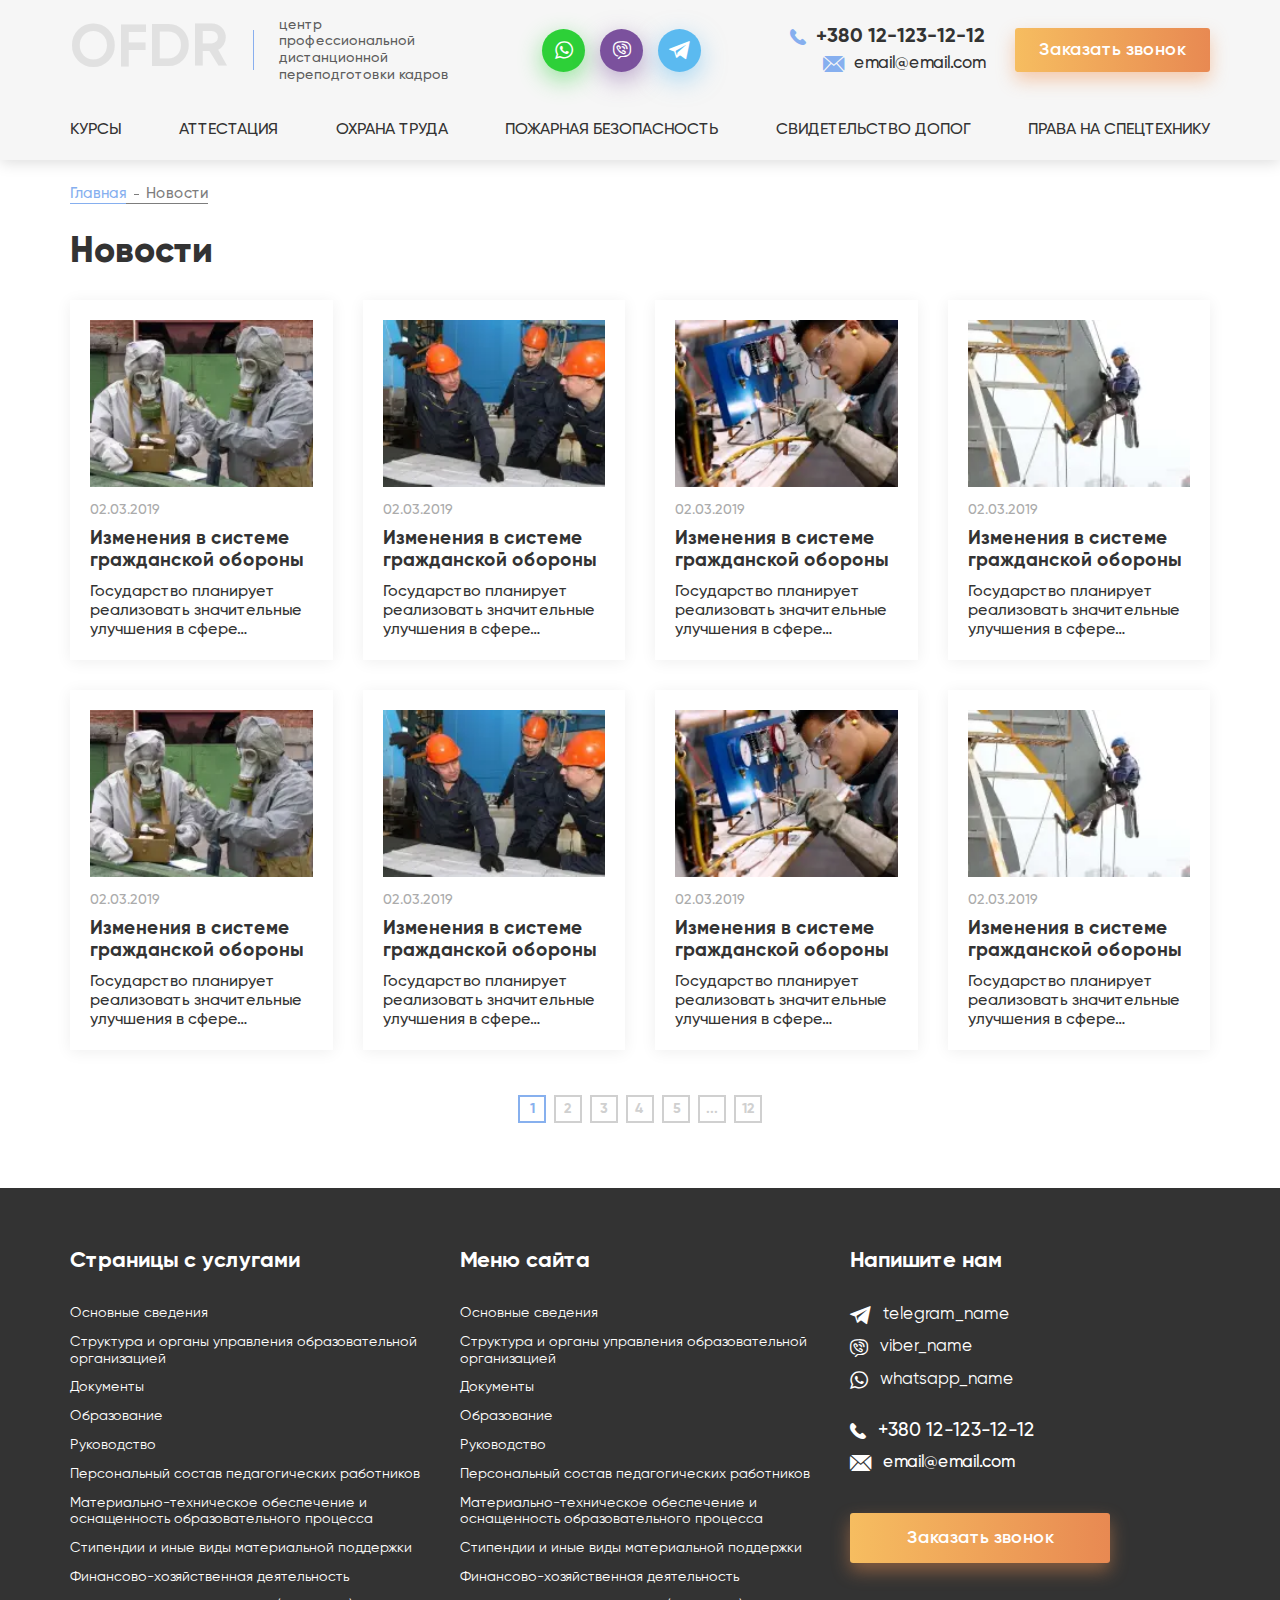
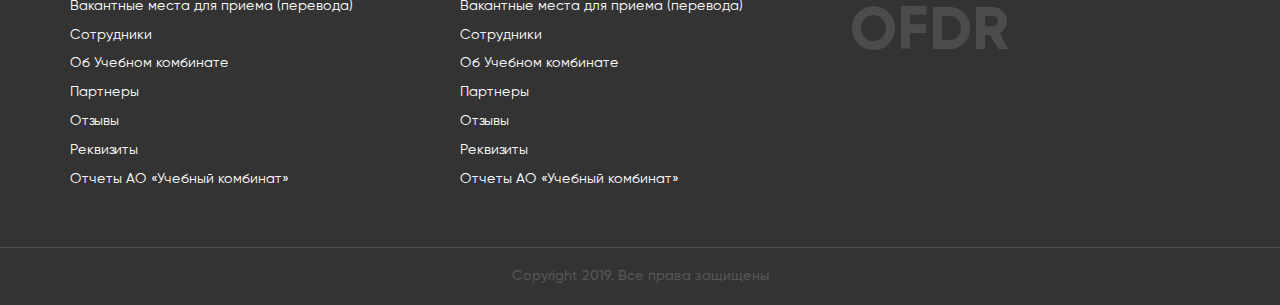
<file: news.html>
<!DOCTYPE html>
<html lang="ru">

<head>
	<title>Новости</title>
	<meta charset="UTF-8">
	<meta name="format-detection" content="telephone=no">
	<!-- <style>body{opacity: 0;}</style> -->
	<link rel="stylesheet" href="css/style.min.css?_v=20220828191100">
	<link rel="shortcut icon" href="favicon.ico">
	<!-- <meta name="robots" content="noindex, nofollow"> -->
	<meta name="viewport" content="width=device-width, initial-scale=1.0">
</head>

<body>
	<div class="wrapper">
		<header class="header">
			<div class="header__top top-header">
				<div class="top-header__container">
					<div class="top-header__logo logo-header">
						<a href="home.html" class="logo-header__logo">OFDR</a>
						<div class="logo-header__text">центр профессиональной дистанционной переподготовки кадров</div>
					</div>
					<div data-da=".top-header__menu, 767.98, last" class="top-header__social social-header">
						<a href="" class="social-header__icon social-header__icon_whatsapp _icon-whatsapp"></a>
						<a href="" class="social-header__icon social-header__icon_viber _icon-viber"></a>
						<a href="" class="social-header__icon social-header__icon_telegram _icon-telegram"></a>
					</div>
					<div class="top-header__contacts contacts-header">
						<div class="contacts-header__contact contact">
							<a href="tel:380121231212" class="contact__item contact__item_phone _icon-phones">+380 12-123-12-12</a>
							<a href="mailto:email@email.com" class="contact__item contact__item_mail _icon-shape">email@email.com</a>
						</div>
						<div data-da=".top-header__menu, 600, 1" class="contacts-header__callback callback">
							<button data-popup="#popup" type="button" class="callback__button button">Заказать звонок</button>
						</div>
					</div>
					<div class="top-header__menu menu"></div>
					<button type="button" class="icon-menu"><span></span></button>
				</div>
			</div>
			<div class="header__bottom bottom-header">
				<div class="bottom-header__container">
					<nav class="bottom-header__menu menu">
						<ul data-da=".top-header__menu, 767.98, first" class="menu__list">
							<li class="menu__item"><a href="" class="menu__link">Курсы</a></li>
							<li class="menu__item"><a href="attestation.html" class="menu__link">АТТЕСТАЦИЯ</a></li>
							<li class="menu__item"><a href="" class="menu__link">ОХРАНА ТРУДА</a></li>
							<li class="menu__item"><a href="" class="menu__link">ПОЖАРНАЯ БЕЗОПАСНОСТЬ</a></li>
							<li class="menu__item"><a href="" class="menu__link">СВИДЕТЕЛЬСТВО ДОПОГ</a></li>
							<li class="menu__item"><a href="" class="menu__link">ПРАВА НА СПЕЦТЕХНИКУ</a></li>
						</ul>
					</nav>
				</div>
			</div>
		</header>
		<main class="news-page">
			<nav class="news-page__bread-crumbs bread-crumbs">
				<div class="bread-crumbs__container">
					<ul class="bread-crumbs__list">
						<li class="bread-crumbs__item">
							<a href="home.html" class="bread-crumbs__link">Главная</a>
						</li>
						<li class="bread-crumbs__item">
							<a href="" class="bread-crumbs__link">Новости</a>
						</li>
					</ul>
				</div>
			</nav>

			<section class="news-page__news news">
				<div class="news__container">
					<h2 class="news__title title title_left">Новости</h2>
					<div class="news__wrapper">
						<div class="news__column card-news">
							<div class="card-news__item">
								<a href="" class="card-news__image-ibg">
									<picture><source srcset="img/news/2.webp" type="image/webp"><img src="img/news/2.jpg" alt=""></picture>
								</a>
								<div class="card-news__content">
									<div class="card-news__date">02.03.2019</div>
									<div class="card-news__title"><a href="">Изменения в системе гражданской обороны</a></div>
									<div class="card-news__subtitle">Государство планирует реализовать значительные улучшения в сфере…</div>
								</div>
							</div>
						</div>
						<div class="news__column card-news">
							<div class="card-news__item">
								<a href="" class="card-news__image-ibg">
									<picture><source srcset="img/news/3.webp" type="image/webp"><img src="img/news/3.jpg" alt=""></picture>
								</a>
								<div class="card-news__content">
									<div class="card-news__date">02.03.2019</div>
									<div class="card-news__title"><a href="">Изменения в системе гражданской обороны</a></div>
									<div class="card-news__subtitle">Государство планирует реализовать значительные улучшения в сфере…</div>
								</div>
							</div>
						</div>
						<div class="news__column card-news">
							<div class="card-news__item">
								<a href="" class="card-news__image-ibg">
									<picture><source srcset="img/news/4.webp" type="image/webp"><img src="img/news/4.jpg" alt=""></picture>
								</a>
								<div class="card-news__content">
									<div class="card-news__date">02.03.2019</div>
									<div class="card-news__title"><a href="">Изменения в системе гражданской обороны</a></div>
									<div class="card-news__subtitle">Государство планирует реализовать значительные улучшения в сфере…</div>
								</div>
							</div>
						</div>
						<div class="news__column card-news">
							<div class="card-news__item">
								<a href="" class="card-news__image-ibg">
									<picture><source srcset="img/news/5.webp" type="image/webp"><img src="img/news/5.jpg" alt=""></picture>
								</a>
								<div class="card-news__content">
									<div class="card-news__date">02.03.2019</div>
									<div class="card-news__title"><a href="">Изменения в системе гражданской обороны</a></div>
									<div class="card-news__subtitle">Государство планирует реализовать значительные улучшения в сфере…</div>
								</div>
							</div>
						</div>
						<div class="news__column card-news">
							<div class="card-news__item">
								<a href="" class="card-news__image-ibg">
									<picture><source srcset="img/news/2.webp" type="image/webp"><img src="img/news/2.jpg" alt=""></picture>
								</a>
								<div class="card-news__content">
									<div class="card-news__date">02.03.2019</div>
									<div class="card-news__title"><a href="">Изменения в системе гражданской обороны</a></div>
									<div class="card-news__subtitle">Государство планирует реализовать значительные улучшения в сфере…</div>
								</div>
							</div>
						</div>
						<div class="news__column card-news">
							<div class="card-news__item">
								<a href="" class="card-news__image-ibg">
									<picture><source srcset="img/news/3.webp" type="image/webp"><img src="img/news/3.jpg" alt=""></picture>
								</a>
								<div class="card-news__content">
									<div class="card-news__date">02.03.2019</div>
									<div class="card-news__title"><a href="">Изменения в системе гражданской обороны</a></div>
									<div class="card-news__subtitle">Государство планирует реализовать значительные улучшения в сфере…</div>
								</div>
							</div>
						</div>
						<div class="news__column card-news">
							<div class="card-news__item">
								<a href="" class="card-news__image-ibg">
									<picture><source srcset="img/news/4.webp" type="image/webp"><img src="img/news/4.jpg" alt=""></picture>
								</a>
								<div class="card-news__content">
									<div class="card-news__date">02.03.2019</div>
									<div class="card-news__title"><a href="">Изменения в системе гражданской обороны</a></div>
									<div class="card-news__subtitle">Государство планирует реализовать значительные улучшения в сфере…</div>
								</div>
							</div>
						</div>
						<div class="news__column card-news">
							<div class="card-news__item">
								<a href="" class="card-news__image-ibg">
									<picture><source srcset="img/news/5.webp" type="image/webp"><img src="img/news/5.jpg" alt=""></picture>
								</a>
								<div class="card-news__content">
									<div class="card-news__date">02.03.2019</div>
									<div class="card-news__title"><a href="">Изменения в системе гражданской обороны</a></div>
									<div class="card-news__subtitle">Государство планирует реализовать значительные улучшения в сфере…</div>
								</div>
							</div>
						</div>
					</div>
					<div class="news__pages pages-items">
						<ul class="pages-items__list">
							<li class="pages-items__item pages-items__item_active"><a href="">1</a></li>
							<li class="pages-items__item"><a href="">2</a></li>
							<li class="pages-items__item"><a href="">3</a></li>
							<li class="pages-items__item"><a href="">4</a></li>
							<li class="pages-items__item"><a href="">5</a></li>
							<li class="pages-items__item"><a href="">...</a></li>
							<li class="pages-items__item"><a href="">12</a></li>
						</ul>
					</div>
				</div>
			</section>
		</main>
		<footer class="footer">
			<div class="footer__main main-footer">
				<div class="main-footer__container">
					<div class="main-footer__wrapper">
						<div data-spollers="767.98, max" class="main-footer__column">
							<button type="button" data-spoller class="main-footer__title">Страницы с услугами</button>
							<ul class="main-footer__list">
								<li class="main-footer__item"><a href="">Основные сведения</a></li>
								<li class="main-footer__item"><a href="">Структура и органы управления образовательной организацией</a></li>
								<li class="main-footer__item"><a href="">Документы</a></li>
								<li class="main-footer__item"><a href="">Образование</a></li>
								<li class="main-footer__item"><a href="">Руководство</a></li>
								<li class="main-footer__item"><a href="">Персональный состав педагогических работников</a></li>
								<li class="main-footer__item"><a href="">Материально-техническое обеспечение и оснащенность образовательного процесса</a></li>
								<li class="main-footer__item"><a href="">Стипендии и иные виды материальной поддержки</a></li>
								<li class="main-footer__item"><a href="">Финансово-хозяйственная деятельность</a></li>
								<li class="main-footer__item"><a href="">Вакантные места для приема (перевода)</a></li>
								<li class="main-footer__item"><a href="">Сотрудники</a></li>
								<li class="main-footer__item"><a href="">Об Учебном комбинате</a></li>
								<li class="main-footer__item"><a href="">Партнеры</a></li>
								<li class="main-footer__item"><a href="">Отзывы</a></li>
								<li class="main-footer__item"><a href="">Реквизиты</a></li>
								<li class="main-footer__item"><a href="">Отчеты АО «Учебный комбинат»</a></li>
							</ul>
						</div>
						<div data-spollers="767.98, max" class="main-footer__column">
							<button type="button" data-spoller class="main-footer__title">Меню сайта</button>
							<ul class="main-footer__list">
								<li class="main-footer__item"><a href="">Основные сведения</a></li>
								<li class="main-footer__item"><a href="">Структура и органы управления образовательной организацией</a></li>
								<li class="main-footer__item"><a href="">Документы</a></li>
								<li class="main-footer__item"><a href="">Образование</a></li>
								<li class="main-footer__item"><a href="">Руководство</a></li>
								<li class="main-footer__item"><a href="">Персональный состав педагогических работников</a></li>
								<li class="main-footer__item"><a href="">Материально-техническое обеспечение и оснащенность образовательного процесса</a></li>
								<li class="main-footer__item"><a href="">Стипендии и иные виды материальной поддержки</a></li>
								<li class="main-footer__item"><a href="">Финансово-хозяйственная деятельность</a></li>
								<li class="main-footer__item"><a href="">Вакантные места для приема (перевода)</a></li>
								<li class="main-footer__item"><a href="">Сотрудники</a></li>
								<li class="main-footer__item"><a href="">Об Учебном комбинате</a></li>
								<li class="main-footer__item"><a href="">Партнеры</a></li>
								<li class="main-footer__item"><a href="">Отзывы</a></li>
								<li class="main-footer__item"><a href="">Реквизиты</a></li>
								<li class="main-footer__item"><a href="">Отчеты АО «Учебный комбинат»</a></li>
							</ul>
						</div>
						<div data-spollers="767.98, max" class="main-footer__column">
							<button type="button" data-spoller class="main-footer__title">Напишите нам</button>
							<ul class="main-footer__list">
								<li class="main-footer__item main-footer__item_social"><a href="" class="_icon-telegram">telegram_name</a></li>
								<li class="main-footer__item main-footer__item_social"><a href="" class="_icon-viber">viber_name</a></li>
								<li class="main-footer__item main-footer__item_social"><a href="" class="_icon-whatsapp">whatsapp_name</a></li>
							</ul>
							<div class="main-footer__body">
								<div class="main-footer__contacts contacts-footer">
									<a href="tel:380121231212" class="contacts-footer__item contacts-footer__item_phone _icon-phones">+380 12-123-12-12</a>
									<a href="mailto:email@email.com" class="contacts-footer__item contacts-footer__item_mail _icon-shape">email@email.com</a>
								</div>
								<div class="main-footer__callback callback">
									<button data-popup="#popup" type="button" class="callback__button button">Заказать звонок</button>
								</div>
								<div class="main-footer__logo logo-footer">
									<a href="" class="logo-footer__logo">OFDR</a>
								</div>
							</div>
						</div>
					</div>
				</div>
			</div>
			<div class="footer__copy copy-footer">
				<div class="copy-footer__container">
					<div class="copy-footer__text">Copyright 2019. Все права защищены</div>
				</div>
			</div>
		</footer>
	</div>
	<div id="popup" aria-hidden="true" class="popup">
		<div class="popup__wrapper">
			<div class="popup__content">
				<button data-close="" type="button" class="popup__close"></button>
				<form data-dev data-popup-message="#callback" action="#" class="contacts-block__form main-form">
					<div class="main-form__title title title_white">Форма обратной связи</div>
					<div class="main-form__wrapper">
						<input autocomplete="off" data-required type="text" name="form[]" placeholder="Как к Вам обращаться?*" class="main-form__input input">
						<textarea autocomplete="off" name="form[]" placeholder="Желаемые документы" data-error="Ошибка" class="main-form__input input"></textarea>
						<input autocomplete="off" type="text" name="form[]" data-required="mask" data-inputmask="'mask': '+380 (99) 999 - 99 - 99'" data-inputmask-clearmaskonlostfocus="false" placeholder="" class="main-form__input input inp-mask">
						<input autocomplete="off" data-required="email" type="text" name="form[]" placeholder="Email*" class="main-form__input input">
					</div>
					<button class="main-form__button button">Отправить заявку</button>
				</form>
			</div>
		</div>
	</div>
	<div id="callback" aria-hidden="true" class="popup">
		<div class="popup__wrapper">
			<div class="popup__content">
				<button data-close="" type="button" class="popup__close"></button>
				<div class="contacts-block__form main-form">
					<div class="main-form__title title title_white">Спасибо за заявку!</div>
				</div>
			</div>
		</div>
	</div>
	<script src="js/app.min.js?_v=20220828191100"></script>
</body>

</html>
</file>
<file: css/style.min.css>
@charset "UTF-8";@font-face{font-family:Gilroy;font-display:swap;src:url(../fonts/Gilroy-Bold.woff2) format("woff2"),url(../fonts/Gilroy-Bold.woff) format("woff");font-weight:700;font-style:normal}@font-face{font-family:Gilroy;font-display:swap;src:url(../fonts/Gilroy-Extrabold.woff2) format("woff2"),url(../fonts/Gilroy-Extrabold.woff) format("woff");font-weight:800;font-style:normal}@font-face{font-family:Gilroy;font-display:swap;src:url(../fonts/Gilroy-Medium.woff2) format("woff2"),url(../fonts/Gilroy-Medium.woff) format("woff");font-weight:500;font-style:normal}@font-face{font-family:Gilroy;font-display:swap;src:url(../fonts/Gilroy-Regular.woff2) format("woff2"),url(../fonts/Gilroy-Regular.woff) format("woff");font-weight:400;font-style:normal}@font-face{font-family:Gilroy;font-display:swap;src:url(../fonts/Gilroy-Semibold.woff2) format("woff2"),url(../fonts/Gilroy-Semibold.woff) format("woff");font-weight:600;font-style:normal}@font-face{font-family:icons;font-display:swap;src:url(../fonts/icon.woff2) format("woff2"),url(../fonts/icon.woff) format("woff");font-weight:400;font-style:normal}[class*=_icon-]:before{font-family:icons;font-style:normal;font-weight:400;font-variant:normal;text-transform:none;line-height:1;-webkit-font-smoothing:antialiased;-moz-osx-font-smoothing:grayscale}[class*=_icon-]:before{display:block}._icon-arrow:before{content:"\e900"}._icon-phones:before{content:"\e901"}._icon-shape:before{content:"\e902"}._icon-telegram:before{content:"\e903"}._icon-viber:before{content:"\e904"}._icon-whatsapp:before{content:"\e905"}*{padding:0;margin:0;border:0}*,:after,:before{-webkit-box-sizing:border-box;box-sizing:border-box}body,html{height:100%;min-width:320px}body{color:#333;line-height:1;font-family:Gilroy;font-size:1rem;-ms-text-size-adjust:100%;-moz-text-size-adjust:100%;-webkit-text-size-adjust:100%;-webkit-font-smoothing:antialiased;-moz-osx-font-smoothing:grayscale}button,input,textarea{font-family:Gilroy;font-size:inherit}button{cursor:pointer;color:inherit;background-color:inherit}a{color:inherit}a:link,a:visited{text-decoration:none}a:hover{text-decoration:none}ul li{list-style:none}img{vertical-align:top}h1,h2,h3,h4,h5,h6{font-weight:inherit;font-size:inherit}body{background-color:#fff;font-weight:500;line-height:1.1875}.lock body{overflow:hidden;-ms-touch-action:none;touch-action:none}.wrapper{min-height:100%;display:-webkit-box;display:-ms-flexbox;display:flex;-webkit-box-orient:vertical;-webkit-box-direction:normal;-ms-flex-direction:column;flex-direction:column;overflow:hidden}.wrapper>main{-webkit-box-flex:1;-ms-flex:1 1 auto;flex:1 1 auto}.wrapper>*{min-width:0}.wrapper_header-transparent .header{background-color:transparent;-webkit-box-shadow:none;box-shadow:none;position:absolute}[class*=__container]{max-width:71.25rem;-webkit-box-sizing:content-box;box-sizing:content-box;margin:0 auto;padding:0 .9375rem}.button{display:-webkit-inline-box;display:-ms-inline-flexbox;display:inline-flex;-webkit-box-align:center;-ms-flex-align:center;align-items:center;-webkit-box-pack:center;-ms-flex-pack:center;justify-content:center;text-align:center;color:#fff;font-weight:600;padding:10px 20px;background:-webkit-gradient(linear,left top,right top,from(#f6bd60),to(#e88952));background:-o-linear-gradient(left,#f6bd60 0,#e88952 100%);background:linear-gradient(90deg,#f6bd60 0,#e88952 100%);-webkit-box-shadow:0 8px 18px rgba(242,147,81,.450503);box-shadow:0 8px 18px rgba(242,147,81,.450503);-webkit-transition:all .3s ease 0s;-o-transition:all .3s ease 0s;transition:all .3s ease 0s;border-radius:3px}@supports (font-size:clamp(1rem ,0.9529411765rem + 0.2352941176vw ,1.125rem)){.button{font-size:clamp(1rem ,.9529411765rem + .2352941176vw ,1.125rem)}}@supports not (font-size:clamp(1rem ,0.9529411765rem + 0.2352941176vw ,1.125rem)){.button{font-size:calc(1rem + .125 * (100vw - 20rem)/ 53.125)}}.button_blue{background:-webkit-gradient(linear,left top,right top,from(#87aff1),color-stop(100%,#6c80cb),to(#6c80cb));background:-o-linear-gradient(left,#87aff1 0,#6c80cb 100%,#6c80cb 100%);background:linear-gradient(90deg,#87aff1 0,#6c80cb 100%,#6c80cb 100%);-webkit-box-shadow:0 12px 20px rgba(132,170,237,.454846);box-shadow:0 12px 20px rgba(132,170,237,.454846)}.button_border{background:0 0;border:2px solid #6d81cc;border-radius:3px;color:#6d81cc;-webkit-box-shadow:none;box-shadow:none}.button._fw{width:100%}body::after{content:"";background-color:rgba(0,0,0,.5);position:fixed;width:100%;height:100%;top:0;left:0;opacity:0;-webkit-transition:opacity .8s ease 0s;-o-transition:opacity .8s ease 0s;transition:opacity .8s ease 0s;pointer-events:none;z-index:149}.popup-show body::after{opacity:1}.popup{position:fixed;top:0;left:0;bottom:0;right:0;padding:30px 10px;-webkit-transition:visibility .8s ease 0s;-o-transition:visibility .8s ease 0s;transition:visibility .8s ease 0s;visibility:hidden;pointer-events:none;z-index:149}.popup_show{z-index:150;visibility:visible;overflow:auto;pointer-events:auto}.popup_show .popup__content{visibility:visible;-webkit-transform:scale(1);-ms-transform:scale(1);transform:scale(1)}.popup__wrapper{display:-webkit-box;display:-ms-flexbox;display:flex;-webkit-box-orient:vertical;-webkit-box-direction:normal;-ms-flex-direction:column;flex-direction:column;-webkit-box-align:center;-ms-flex-align:center;align-items:center;min-height:100%;-webkit-box-flex:1;-ms-flex:1 1 auto;flex:1 1 auto;width:100%;display:flex;-webkit-box-pack:center;-ms-flex-pack:center;justify-content:center;align-items:center}.popup__content{visibility:hidden;-webkit-transform:scale(0);-ms-transform:scale(0);transform:scale(0);-webkit-transition:-webkit-transform .3s ease 0s;transition:-webkit-transform .3s ease 0s;-o-transition:transform .3s ease 0s;transition:transform .3s ease 0s;transition:transform .3s ease 0s,-webkit-transform .3s ease 0s}.lock .popup__content{visibility:visible}.popup__close{position:absolute;right:5px;top:5px;width:1.5625rem;height:1.5625rem;border-radius:3px;background-color:#f79f4c;-webkit-transition:all .3s ease 0s;-o-transition:all .3s ease 0s;transition:all .3s ease 0s}.popup__close::after,.popup__close::before{content:"";position:absolute;width:1.125rem;height:.125rem;background-color:#fff;left:50%;top:50%;border-radius:2px;-webkit-transform:translate(-50%,-50%);-ms-transform:translate(-50%,-50%);transform:translate(-50%,-50%)}.popup__close::after{-webkit-transform:translate(-50%,-50%) rotate(45deg);-ms-transform:translate(-50%,-50%) rotate(45deg);transform:translate(-50%,-50%) rotate(45deg)}.popup__close::before{-webkit-transform:translate(-50%,-50%) rotate(-45deg);-ms-transform:translate(-50%,-50%) rotate(-45deg);transform:translate(-50%,-50%) rotate(-45deg)}[class*=-ibg]{position:relative}[class*=-ibg] img{position:absolute;width:100%;height:100%;top:0;left:0;-o-object-fit:cover;object-fit:cover}[class*=-ibg_contain] img{-o-object-fit:contain;object-fit:contain}.title{font-weight:800;line-height:1.2777777778;text-align:center}@supports (font-size:clamp(1.375rem ,1.0455882353rem + 1.6470588235vw ,2.25rem)){.title{font-size:clamp(1.375rem ,1.0455882353rem + 1.6470588235vw ,2.25rem)}}@supports not (font-size:clamp(1.375rem ,1.0455882353rem + 1.6470588235vw ,2.25rem)){.title{font-size:calc(1.375rem + .875 * (100vw - 20rem)/ 53.125)}}@supports (margin-bottom:clamp(1.875rem ,1.6397058824rem + 1.1764705882vw ,2.5rem)){.title:not(:last-child){margin-bottom:clamp(1.875rem ,1.6397058824rem + 1.1764705882vw ,2.5rem)}}@supports not (margin-bottom:clamp(1.875rem ,1.6397058824rem + 1.1764705882vw ,2.5rem)){.title:not(:last-child){margin-bottom:calc(1.875rem + .625 * (100vw - 20rem)/ 53.125)}}.title_big{font-weight:900;line-height:1.275}@supports (font-size:clamp(1.5625rem ,1.2095588235rem + 1.7647058824vw ,2.5rem)){.title_big{font-size:clamp(1.5625rem ,1.2095588235rem + 1.7647058824vw ,2.5rem)}}@supports not (font-size:clamp(1.5625rem ,1.2095588235rem + 1.7647058824vw ,2.5rem)){.title_big{font-size:calc(1.5625rem + .9375 * (100vw - 20rem)/ 53.125)}}.title_left{text-align:left}.title_white{color:#fff}.bread-crumbs{padding:1.5625rem 0}.bread-crumbs__list{display:-webkit-box;display:-ms-flexbox;display:flex;-webkit-box-align:center;-ms-flex-align:center;align-items:center;-ms-flex-wrap:wrap;flex-wrap:wrap;row-gap:.5rem}.bread-crumbs__item{font-size:.9375rem;line-height:1.2;display:-webkit-box;display:-ms-flexbox;display:flex;-webkit-box-align:center;-ms-flex-align:center;align-items:center;color:#7d7d7d}.bread-crumbs__item:not(:last-child){color:#86afef;position:relative}.bread-crumbs__item:not(:last-child)::after{content:"";margin:0 .46875rem;width:.3125rem;height:.0625rem;background-color:#7d7d7d}.bread-crumbs__item:not(:last-child)::before{content:"";position:absolute;width:1.25rem;height:.0625rem;bottom:0;right:0;background-color:#7d7d7d}.bread-crumbs__item:not(:last-child) a::after{background-color:#86afef}.bread-crumbs__link{display:-webkit-box;display:-ms-flexbox;display:flex;-webkit-box-orient:vertical;-webkit-box-direction:normal;-ms-flex-direction:column;flex-direction:column}.bread-crumbs__link::after{content:"";width:100%;height:.0625rem;background-color:#7d7d7d}.swiper-pagination-bullet{-webkit-transition:all .3s ease 0s;-o-transition:all .3s ease 0s;transition:all .3s ease 0s;width:.75rem;height:.75rem;position:relative;cursor:pointer}.swiper-pagination-bullet::before{content:"";position:absolute;width:11px;height:11px;background-color:#e4e4e4;border-radius:50%;left:50%;top:50%;-webkit-transform:translate(-50%,-50%);-ms-transform:translate(-50%,-50%);transform:translate(-50%,-50%);-webkit-transition:all .3s ease 0s;-o-transition:all .3s ease 0s;transition:all .3s ease 0s}.swiper-pagination-bullet::after{content:"";width:12px;height:12px;border-radius:50%;border:2px solid #84aaed;position:absolute;left:50%;top:50%;-webkit-transform:translate(-50%,-50%) scale(0);-ms-transform:translate(-50%,-50%) scale(0);transform:translate(-50%,-50%) scale(0);-webkit-transition:all .3s ease 0s;-o-transition:all .3s ease 0s;transition:all .3s ease 0s}.swiper-pagination-bullet-active::before{-webkit-transform:translate(-50%,-50%) scale(0);-ms-transform:translate(-50%,-50%) scale(0);transform:translate(-50%,-50%) scale(0)}.swiper-pagination-bullet-active::after{-webkit-transform:translate(-50%,-50%) scale(1);-ms-transform:translate(-50%,-50%) scale(1);transform:translate(-50%,-50%) scale(1)}.slider-arrows{display:-webkit-box;display:-ms-flexbox;display:flex;-webkit-box-pack:justify;-ms-flex-pack:justify;justify-content:space-between;-webkit-box-align:center;-ms-flex-align:center;align-items:center;position:absolute;width:100%;left:50%;top:50%;-webkit-transform:translate(-50%,-50%);-ms-transform:translate(-50%,-50%);transform:translate(-50%,-50%)}.slider-arrows__prev{display:-webkit-box;display:-ms-flexbox;display:flex;-webkit-box-align:center;-ms-flex-align:center;align-items:center;width:1.3125rem;height:2.4375rem;font-size:1.875rem;color:#86adef;cursor:pointer}.slider-arrows__next{display:-webkit-box;display:-ms-flexbox;display:flex;-webkit-box-align:center;-ms-flex-align:center;align-items:center;width:1.3125rem;height:2.4375rem;font-size:1.875rem;color:#86adef;-webkit-transform:rotate(-180deg);-ms-transform:rotate(-180deg);transform:rotate(-180deg);cursor:pointer}.slider-arrows .swiper-button-disabled{color:#acacac}.input{width:100%;height:2.8125rem;background:#fff;border-radius:2px;padding:.9375rem 1.25rem;-webkit-transition:all .3s ease 0s;-o-transition:all .3s ease 0s;transition:all .3s ease 0s}.input._form-error{outline:0;border:1px solid red;-webkit-box-shadow:0 0 7px red;box-shadow:0 0 7px red}.input::-webkit-input-placeholder{font-weight:400;font-size:.875rem;line-height:1.1428571429;color:#333}.input::-moz-placeholder{font-weight:400;font-size:.875rem;line-height:1.1428571429;color:#333}.input:-ms-input-placeholder{font-weight:400;font-size:.875rem;line-height:1.1428571429;color:#333}.input::-ms-input-placeholder{font-weight:400;font-size:.875rem;line-height:1.1428571429;color:#333}.input::placeholder{font-weight:400;font-size:.875rem;line-height:1.1428571429;color:#333}.card-news__item{display:-webkit-box;display:-ms-flexbox;display:flex;-webkit-box-orient:vertical;-webkit-box-direction:normal;-ms-flex-direction:column;flex-direction:column;row-gap:.9375rem;padding:1.25rem;background:#fff;-webkit-box-shadow:0 2px 15px rgba(0,0,0,.0677994);box-shadow:0 2px 15px rgba(0,0,0,.0677994);height:100%}.card-news__image-ibg{padding-bottom:75%}.card-news__content{display:-webkit-box;display:-ms-flexbox;display:flex;-webkit-box-orient:vertical;-webkit-box-direction:normal;-ms-flex-direction:column;flex-direction:column;-webkit-box-pack:start;-ms-flex-pack:start;justify-content:flex-start;row-gap:.625rem;height:100%}.card-news__date{font-size:.875rem;line-height:1.1428571429;color:#ababab}.card-news__title{-webkit-box-flex:1;-ms-flex:1 1 auto;flex:1 1 auto}.card-news__title a{font-weight:700;font-size:1.1875rem}.main-form{background-color:#87b0ee;padding:1.875rem 4.25rem;max-width:28.75rem;-webkit-box-shadow:0 2px 6px rgba(38,54,77,.275514);box-shadow:0 2px 6px rgba(38,54,77,.275514);text-align:center}@supports (font-size:clamp(1.4375rem ,1.2963235294rem + 0.7058823529vw ,1.8125rem)){.main-form__title{font-size:clamp(1.4375rem ,1.2963235294rem + .7058823529vw ,1.8125rem)}}@supports not (font-size:clamp(1.4375rem ,1.2963235294rem + 0.7058823529vw ,1.8125rem)){.main-form__title{font-size:calc(1.4375rem + .375 * (100vw - 20rem)/ 53.125)}}.main-form__title:not(:last-child){margin-bottom:1.5625rem}.main-form__wrapper{display:-webkit-box;display:-ms-flexbox;display:flex;-webkit-box-orient:vertical;-webkit-box-direction:normal;-ms-flex-direction:column;flex-direction:column;gap:.9375rem}.main-form__wrapper:not(:last-child){margin-bottom:1.875rem}.main-form__input{font-size:.9375rem;width:100%;height:2.625rem;background:#fff;border-radius:3px;padding:.75rem 1rem}.main-form__input::-webkit-input-placeholder{color:#333}.main-form__input::-moz-placeholder{color:#333}.main-form__input:-ms-input-placeholder{color:#333}.main-form__input::-ms-input-placeholder{color:#333}.main-form__input::placeholder{color:#333}.main-form textarea{min-height:7.5rem;resize:vertical}.main-form__button{min-width:195px;min-height:42px}.header{background-color:#f6f6f6;-webkit-box-shadow:0 2px 15px rgba(0,0,0,.149476);box-shadow:0 2px 15px rgba(0,0,0,.149476);width:100%;position:relative;left:0;top:0;z-index:50}.top-header{padding:.3125rem 0}.top-header__container{display:-webkit-box;display:-ms-flexbox;display:flex;-webkit-box-align:center;-ms-flex-align:center;align-items:center;-webkit-box-pack:justify;-ms-flex-pack:justify;justify-content:space-between;-webkit-column-gap:1.25rem;-moz-column-gap:1.25rem;column-gap:1.25rem;min-height:5.625rem}.top-header__logo{position:relative;display:-webkit-box;display:-ms-flexbox;display:flex;-webkit-box-align:center;-ms-flex-align:center;align-items:center;-webkit-column-gap:1.5625rem;-moz-column-gap:1.5625rem;column-gap:1.5625rem;z-index:5}.top-header__logo :not(:first-child)::before{content:"";display:inline-block;background-color:#89afef;height:2.5rem;width:.125rem;margin:0 1.5625rem 0 0}.logo-header__logo{font-weight:700;line-height:1.2166666667;-webkit-transition:all .3s ease 0s;-o-transition:all .3s ease 0s;transition:all .3s ease 0s;color:#e1e1e1}@supports (font-size:clamp(1.875rem ,1.1691176471rem + 3.5294117647vw ,3.75rem)){.logo-header__logo{font-size:clamp(1.875rem ,1.1691176471rem + 3.5294117647vw ,3.75rem)}}@supports not (font-size:clamp(1.875rem ,1.1691176471rem + 3.5294117647vw ,3.75rem)){.logo-header__logo{font-size:calc(1.875rem + 1.875 * (100vw - 20rem)/ 53.125)}}.logo-header__text{max-width:12.5rem;display:-webkit-box;display:-ms-flexbox;display:flex;-webkit-box-align:center;-ms-flex-align:center;align-items:center;font-weight:500;font-size:.875rem;color:#5d5d5d}.social-header{display:-webkit-box;display:-ms-flexbox;display:flex;-webkit-box-align:center;-ms-flex-align:center;align-items:center;-webkit-column-gap:.9375rem;-moz-column-gap:.9375rem;column-gap:.9375rem;-ms-flex-wrap:wrap;flex-wrap:wrap;row-gap:.625rem}.social-header__icon{display:-webkit-box;display:-ms-flexbox;display:flex;-webkit-box-align:center;-ms-flex-align:center;align-items:center;-webkit-box-pack:center;-ms-flex-pack:center;justify-content:center;font-size:1.125rem;color:#fff;width:2.6875rem;height:2.6875rem;border-radius:50%;-webkit-transition:all .3s ease 0s;-o-transition:all .3s ease 0s;transition:all .3s ease 0s}.social-header__icon_telegram{background-color:#5bbaf0;-webkit-box-shadow:0 8px 25px rgba(91,186,240,.5);box-shadow:0 8px 25px rgba(91,186,240,.5)}.social-header__icon_whatsapp{background-color:#2dd038;-webkit-box-shadow:0 8px 25px rgba(45,208,56,.497678);box-shadow:0 8px 25px rgba(45,208,56,.497678)}.social-header__icon_viber{background-color:#7b519d;-webkit-box-shadow:0 8px 25px rgba(123,81,157,.503797);box-shadow:0 8px 25px rgba(123,81,157,.503797)}.contacts-header{position:relative;z-index:5;display:-webkit-box;display:-ms-flexbox;display:flex;-webkit-box-align:center;-ms-flex-align:center;align-items:center}@supports ((-moz-column-gap:clamp(1.25rem ,0.0559701493rem + 2.4875621891vw ,1.875rem)) or (column-gap:clamp(1.25rem ,0.0559701493rem + 2.4875621891vw ,1.875rem))){.contacts-header{-webkit-column-gap:clamp(1.25rem ,.0559701493rem + 2.4875621891vw ,1.875rem);-moz-column-gap:clamp(1.25rem ,.0559701493rem + 2.4875621891vw ,1.875rem);column-gap:clamp(1.25rem ,.0559701493rem + 2.4875621891vw ,1.875rem)}}@supports not ((-moz-column-gap:clamp(1.25rem ,0.0559701493rem + 2.4875621891vw ,1.875rem)) or (column-gap:clamp(1.25rem ,0.0559701493rem + 2.4875621891vw ,1.875rem))){.contacts-header{-webkit-column-gap:calc(1.25rem + .625 * (100vw - 48rem)/ 25.125);-moz-column-gap:calc(1.25rem + .625 * (100vw - 48rem)/ 25.125);column-gap:calc(1.25rem + .625 * (100vw - 48rem)/ 25.125)}}.contact{display:-webkit-box;display:-ms-flexbox;display:flex;-webkit-box-pack:center;-ms-flex-pack:center;justify-content:center;-webkit-box-align:end;-ms-flex-align:end;align-items:flex-end;-webkit-box-orient:vertical;-webkit-box-direction:normal;-ms-flex-direction:column;flex-direction:column}.contact__item{display:-webkit-box;display:-ms-flexbox;display:flex;-webkit-box-align:center;-ms-flex-align:center;align-items:center;-webkit-transition:all .3s ease 0s;-o-transition:all .3s ease 0s;transition:all .3s ease 0s}.contact__item:not(:last-child){margin-bottom:.25em}.contact__item::before{color:#86afef;margin:0 .625rem 0 0}@supports (font-size:clamp(0.875rem ,0.8279411765rem + 0.2352941176vw ,1rem)){.contact__item::before{font-size:clamp(.875rem ,.8279411765rem + .2352941176vw ,1rem)}}@supports not (font-size:clamp(0.875rem ,0.8279411765rem + 0.2352941176vw ,1rem)){.contact__item::before{font-size:calc(.875rem + .125 * (100vw - 20rem)/ 53.125)}}.contact__item_phone{font-weight:700;white-space:nowrap}@supports (font-size:clamp(0.9375rem ,0.3404850746rem + 1.2437810945vw ,1.25rem)){.contact__item_phone{font-size:clamp(.9375rem ,.3404850746rem + 1.2437810945vw ,1.25rem)}}@supports not (font-size:clamp(0.9375rem ,0.3404850746rem + 1.2437810945vw ,1.25rem)){.contact__item_phone{font-size:calc(.9375rem + .3125 * (100vw - 48rem)/ 25.125)}}.contact__item_mail{font-weight:500}@supports (font-size:clamp(0.875rem ,0.5167910448rem + 0.7462686567vw ,1.0625rem)){.contact__item_mail{font-size:clamp(.875rem ,.5167910448rem + .7462686567vw ,1.0625rem)}}@supports not (font-size:clamp(0.875rem ,0.5167910448rem + 0.7462686567vw ,1.0625rem)){.contact__item_mail{font-size:calc(.875rem + .1875 * (100vw - 48rem)/ 25.125)}}.callback__button{min-width:12.1875rem;min-height:2.75rem;max-width:12.5rem}.bottom-header{padding:.625rem 0}.bottom-header__container{min-height:2.5rem;display:-webkit-box;display:-ms-flexbox;display:flex;-webkit-box-align:center;-ms-flex-align:center;align-items:center}.bottom-header__menu{-webkit-box-flex:1;-ms-flex:1 1 auto;flex:1 1 auto}.menu__item{font-weight:500;text-transform:uppercase}.menu__link{position:relative;-webkit-transition:all .3s ease 0s;-o-transition:all .3s ease 0s;transition:all .3s ease 0s}.menu__link::after{content:"";position:absolute;width:0;height:.1875rem;border-radius:10px;left:50%;bottom:-.375rem;background-color:#f79f4c;-webkit-transition:all .3s ease 0s;-o-transition:all .3s ease 0s;transition:all .3s ease 0s}.icon-menu{display:none}.footer{color:#fff;background-color:#333}@supports (padding-top:clamp(1.875rem ,1.1691176471rem + 3.5294117647vw ,3.75rem)){.main-footer{padding-top:clamp(1.875rem ,1.1691176471rem + 3.5294117647vw ,3.75rem)}}@supports not (padding-top:clamp(1.875rem ,1.1691176471rem + 3.5294117647vw ,3.75rem)){.main-footer{padding-top:calc(1.875rem + 1.875 * (100vw - 20rem)/ 53.125)}}@supports (padding-bottom:clamp(1.25rem ,0.3088235294rem + 4.7058823529vw ,3.75rem)){.main-footer{padding-bottom:clamp(1.25rem ,.3088235294rem + 4.7058823529vw ,3.75rem)}}@supports not (padding-bottom:clamp(1.25rem ,0.3088235294rem + 4.7058823529vw ,3.75rem)){.main-footer{padding-bottom:calc(1.25rem + 2.5 * (100vw - 20rem)/ 53.125)}}.main-footer__title{font-weight:700}@supports (font-size:clamp(1.125rem ,1.0308823529rem + 0.4705882353vw ,1.375rem)){.main-footer__title{font-size:clamp(1.125rem ,1.0308823529rem + .4705882353vw ,1.375rem)}}@supports not (font-size:clamp(1.125rem ,1.0308823529rem + 0.4705882353vw ,1.375rem)){.main-footer__title{font-size:calc(1.125rem + .25 * (100vw - 20rem)/ 53.125)}}.main-footer__body{margin-top:1.875rem}.main-footer__item{font-weight:400;font-size:.875rem;line-height:1.2}.main-footer__item:not(:last-child){margin-bottom:.75rem}.main-footer__item_social{display:-webkit-box;display:-ms-flexbox;display:flex;-webkit-box-align:center;-ms-flex-align:center;align-items:center;-webkit-box-pack:start;-ms-flex-pack:start;justify-content:flex-start}.main-footer__item_social a{display:-webkit-box;display:-ms-flexbox;display:flex;-webkit-box-align:center;-ms-flex-align:center;align-items:center;-webkit-box-pack:start;-ms-flex-pack:start;justify-content:flex-start;-webkit-column-gap:.75rem;-moz-column-gap:.75rem;column-gap:.75rem;font-size:1.0625rem}.main-footer__item_social a::before{font-size:1.125rem}@supports (margin-bottom:clamp(1.5625rem ,1.2095588235rem + 1.7647058824vw ,2.5rem)){.main-footer__callback:not(:last-child){margin-bottom:clamp(1.5625rem ,1.2095588235rem + 1.7647058824vw ,2.5rem)}}@supports not (margin-bottom:clamp(1.5625rem ,1.2095588235rem + 1.7647058824vw ,2.5rem)){.main-footer__callback:not(:last-child){margin-bottom:calc(1.5625rem + .9375 * (100vw - 20rem)/ 53.125)}}.main-footer__callback .callback__button{min-width:16.25rem;min-height:3.125rem;max-width:none}.contacts-footer{display:-webkit-box;display:-ms-flexbox;display:flex;-webkit-box-orient:vertical;-webkit-box-direction:normal;-ms-flex-direction:column;flex-direction:column;-webkit-box-align:start;-ms-flex-align:start;align-items:flex-start}@supports (margin-bottom:clamp(1.5625rem ,1.2095588235rem + 1.7647058824vw ,2.5rem)){.contacts-footer:not(:last-child){margin-bottom:clamp(1.5625rem ,1.2095588235rem + 1.7647058824vw ,2.5rem)}}@supports not (margin-bottom:clamp(1.5625rem ,1.2095588235rem + 1.7647058824vw ,2.5rem)){.contacts-footer:not(:last-child){margin-bottom:calc(1.5625rem + .9375 * (100vw - 20rem)/ 53.125)}}.contacts-footer__item{display:-webkit-box;display:-ms-flexbox;display:flex;-webkit-box-align:center;-ms-flex-align:center;align-items:center;-webkit-box-pack:start;-ms-flex-pack:start;justify-content:flex-start;-webkit-column-gap:.75rem;-moz-column-gap:.75rem;column-gap:.75rem}.contacts-footer__item:not(:last-child){margin-bottom:.625rem}.contacts-footer__item::before{font-size:1rem}.contacts-footer__item_phone{font-size:1.1875rem}.contacts-footer__item_mail{font-size:1.0625rem}.logo-footer__logo{font-weight:800;line-height:1;color:rgba(255,255,255,.12653)}@supports (font-size:clamp(2.5rem ,2.0294117647rem + 2.3529411765vw ,3.75rem)){.logo-footer__logo{font-size:clamp(2.5rem ,2.0294117647rem + 2.3529411765vw ,3.75rem)}}@supports not (font-size:clamp(2.5rem ,2.0294117647rem + 2.3529411765vw ,3.75rem)){.logo-footer__logo{font-size:calc(2.5rem + 1.25 * (100vw - 20rem)/ 53.125)}}.copy-footer{border-top:1px solid #4e4e4e;padding:1.25rem 0}.copy-footer__container{text-align:center}.copy-footer__text{font-size:.875rem;color:#565656}.promo{display:-webkit-box;display:-ms-flexbox;display:flex;padding:10.625rem 0 0 0;background:#fafafb url(../img/promo/decor.svg) 25vw/cover no-repeat}.promo__container{-webkit-box-flex:1;-ms-flex:1 1 auto;flex:1 1 auto}.promo__content{-webkit-box-flex:0;-ms-flex:0 1 59.2105263158%;flex:0 1 59.2105263158%}.promo__image-ibg img{-o-object-position:top;object-position:top}.content-promo{padding-bottom:1.875rem}@supports (margin-bottom:clamp(1.25rem ,1.0147058824rem + 1.1764705882vw ,1.875rem)){.content-promo :not(:last-child){margin-bottom:clamp(1.25rem ,1.0147058824rem + 1.1764705882vw ,1.875rem)}}@supports not (margin-bottom:clamp(1.25rem ,1.0147058824rem + 1.1764705882vw ,1.875rem)){.content-promo :not(:last-child){margin-bottom:calc(1.25rem + .625 * (100vw - 20rem)/ 53.125)}}.content-promo__subtitle{line-height:1.1666666667}@supports (font-size:clamp(1.125rem ,0.9838235294rem + 0.7058823529vw ,1.5rem)){.content-promo__subtitle{font-size:clamp(1.125rem ,.9838235294rem + .7058823529vw ,1.5rem)}}@supports not (font-size:clamp(1.125rem ,0.9838235294rem + 0.7058823529vw ,1.5rem)){.content-promo__subtitle{font-size:calc(1.125rem + .375 * (100vw - 20rem)/ 53.125)}}.content-promo__subtitle span{font-weight:800;line-height:1.2916666667}.content-promo__button{text-transform:uppercase;font-weight:700;font-size:1rem;min-width:13.1875rem;min-height:3.125rem}@supports (padding-top:clamp(2.5rem ,2.2647058824rem + 1.1764705882vw ,3.125rem)){.documents{padding-top:clamp(2.5rem ,2.2647058824rem + 1.1764705882vw ,3.125rem)}}@supports not (padding-top:clamp(2.5rem ,2.2647058824rem + 1.1764705882vw ,3.125rem)){.documents{padding-top:calc(2.5rem + .625 * (100vw - 20rem)/ 53.125)}}@supports (padding-bottom:clamp(1.875rem ,0.9338235294rem + 4.7058823529vw ,4.375rem)){.documents{padding-bottom:clamp(1.875rem ,.9338235294rem + 4.7058823529vw ,4.375rem)}}@supports not (padding-bottom:clamp(1.875rem ,0.9338235294rem + 4.7058823529vw ,4.375rem)){.documents{padding-bottom:calc(1.875rem + 2.5 * (100vw - 20rem)/ 53.125)}}.documents__wrapper{display:-ms-grid;display:grid;-ms-grid-columns:(minmax(200px,1fr))[4];grid-template-columns:repeat(4,minmax(200px,1fr));gap:1.875rem}.documents__item{padding:1.875rem 1.25rem;display:-webkit-box;display:-ms-flexbox;display:flex;-webkit-box-orient:vertical;-webkit-box-direction:normal;-ms-flex-direction:column;flex-direction:column;-webkit-box-pack:center;-ms-flex-pack:center;justify-content:center;text-align:center;row-gap:1.125rem;background:#fff;-webkit-box-shadow:0 2px 15px rgba(0,0,0,.0677994);box-shadow:0 2px 15px rgba(0,0,0,.0677994)}.documents__image{-ms-flex-item-align:center;-ms-grid-row-align:center;align-self:center;display:-webkit-box;display:-ms-flexbox;display:flex;-webkit-box-pack:center;-ms-flex-pack:center;justify-content:center;-webkit-box-align:center;-ms-flex-align:center;align-items:center;width:5rem;height:4.375rem}.documents__image img{height:100%}.documents__text{font-weight:600}@supports (font-size:clamp(1rem ,0.9294117647rem + 0.3529411765vw ,1.1875rem)){.documents__text{font-size:clamp(1rem ,.9294117647rem + .3529411765vw ,1.1875rem)}}@supports not (font-size:clamp(1rem ,0.9294117647rem + 0.3529411765vw ,1.1875rem)){.documents__text{font-size:calc(1rem + .1875 * (100vw - 20rem)/ 53.125)}}.advantages{background-color:#f6f6f6}@supports (padding-top:clamp(1.875rem ,1.5926470588rem + 1.4117647059vw ,2.625rem)){.advantages{padding-top:clamp(1.875rem ,1.5926470588rem + 1.4117647059vw ,2.625rem)}}@supports not (padding-top:clamp(1.875rem ,1.5926470588rem + 1.4117647059vw ,2.625rem)){.advantages{padding-top:calc(1.875rem + .75 * (100vw - 20rem)/ 53.125)}}@supports (padding-bottom:clamp(1.875rem ,1.5926470588rem + 1.4117647059vw ,2.625rem)){.advantages{padding-bottom:clamp(1.875rem ,1.5926470588rem + 1.4117647059vw ,2.625rem)}}@supports not (padding-bottom:clamp(1.875rem ,1.5926470588rem + 1.4117647059vw ,2.625rem)){.advantages{padding-bottom:calc(1.875rem + .75 * (100vw - 20rem)/ 53.125)}}.advantages__wrapper{display:-webkit-box;display:-ms-flexbox;display:flex;margin:-.875rem -.875rem;-ms-flex-wrap:wrap;flex-wrap:wrap}.advantages__item{-webkit-box-flex:1;-ms-flex:1 1 25%;flex:1 1 25%;display:-ms-grid;display:grid;justify-items:center;padding:.875rem .875rem;text-align:center;-ms-flex-line-pack:start;align-content:flex-start;min-width:15rem}.advantages__image{width:98px;height:98px;border-radius:50%;background:#fff;display:-webkit-box;display:-ms-flexbox;display:flex;-webkit-box-align:center;-ms-flex-align:center;align-items:center;-webkit-box-pack:center;-ms-flex-pack:center;justify-content:center;border:1px solid #e8e8e8}.advantages__image:not(:last-child){margin-bottom:.9375rem}.advantages__image img{max-width:3.75rem;max-height:3.75rem}.advantages__title{font-weight:800;font-size:1.375rem;line-height:1.2272727273}.advantages__title:not(:last-child){margin-bottom:.5rem}.advantages__text{font-size:1.0625rem;line-height:1.4705882353}@supports (padding-top:clamp(1.875rem ,1.4044117647rem + 2.3529411765vw ,3.125rem)){.programs{padding-top:clamp(1.875rem ,1.4044117647rem + 2.3529411765vw ,3.125rem)}}@supports not (padding-top:clamp(1.875rem ,1.4044117647rem + 2.3529411765vw ,3.125rem)){.programs{padding-top:calc(1.875rem + 1.25 * (100vw - 20rem)/ 53.125)}}@supports (padding-bottom:clamp(1.875rem ,0.9338235294rem + 4.7058823529vw ,4.375rem)){.programs{padding-bottom:clamp(1.875rem ,.9338235294rem + 4.7058823529vw ,4.375rem)}}@supports not (padding-bottom:clamp(1.875rem ,0.9338235294rem + 4.7058823529vw ,4.375rem)){.programs{padding-bottom:calc(1.875rem + 2.5 * (100vw - 20rem)/ 53.125)}}.programs__slider{margin:-1.25rem;padding:1.25rem}.programs__pagination{margin-top:2.1875rem;display:-webkit-box;display:-ms-flexbox;display:flex;-webkit-box-align:center;-ms-flex-align:center;align-items:center;-webkit-box-pack:center;-ms-flex-pack:center;justify-content:center;gap:.625rem}.slide-programs{padding:1.5625rem 1.5625rem 1.25rem 1.5625rem;background:#fff;-webkit-box-shadow:0 2px 15px rgba(0,0,0,.0677994);box-shadow:0 2px 15px rgba(0,0,0,.0677994);display:-webkit-box;display:-ms-flexbox;display:flex;-webkit-box-orient:vertical;-webkit-box-direction:normal;-ms-flex-direction:column;flex-direction:column;row-gap:1.125rem}.slide-programs__image-ibg{padding-bottom:69.3023255814%}.slide-programs__content{text-align:center;height:100%;display:-webkit-box;display:-ms-flexbox;display:flex;-webkit-box-orient:vertical;-webkit-box-direction:normal;-ms-flex-direction:column;flex-direction:column}.slide-programs__title{font-weight:800;font-size:1.1875rem}.slide-programs__label{color:#53b43b;display:-webkit-box;display:-ms-flexbox;display:flex;-webkit-box-pack:center;-ms-flex-pack:center;justify-content:center;-webkit-column-gap:.4375rem;-moz-column-gap:.4375rem;column-gap:.4375rem;-webkit-box-flex:1;-ms-flex:1 1 auto;flex:1 1 auto}.slide-programs__label::before{content:"";background:url(../img/programs/ok.svg) 0 0 no-repeat;width:.9375rem;height:.9375rem;display:inline-block}.slide-programs__price{margin-top:.9375rem;font-weight:800;font-size:1.375rem;line-height:1.2272727273}.examples{background-color:#f6f6f6}@supports (padding-top:clamp(1.875rem ,1.4044117647rem + 2.3529411765vw ,3.125rem)){.examples{padding-top:clamp(1.875rem ,1.4044117647rem + 2.3529411765vw ,3.125rem)}}@supports not (padding-top:clamp(1.875rem ,1.4044117647rem + 2.3529411765vw ,3.125rem)){.examples{padding-top:calc(1.875rem + 1.25 * (100vw - 20rem)/ 53.125)}}@supports (padding-bottom:clamp(1.875rem ,0.8397058824rem + 5.1764705882vw ,4.625rem)){.examples{padding-bottom:clamp(1.875rem ,.8397058824rem + 5.1764705882vw ,4.625rem)}}@supports not (padding-bottom:clamp(1.875rem ,0.8397058824rem + 5.1764705882vw ,4.625rem)){.examples{padding-bottom:calc(1.875rem + 2.75 * (100vw - 20rem)/ 53.125)}}.examples__item{padding:0 4.1875rem;position:relative}.examples__slider{position:relative;z-index:1}.slide-examples__image-ibg{display:block;padding-bottom:137.2197309417%}@supports (padding-top:clamp(1.875rem ,1.3573529412rem + 2.5882352941vw ,3.25rem)){.news-main{padding-top:clamp(1.875rem ,1.3573529412rem + 2.5882352941vw ,3.25rem)}}@supports not (padding-top:clamp(1.875rem ,1.3573529412rem + 2.5882352941vw ,3.25rem)){.news-main{padding-top:calc(1.875rem + 1.375 * (100vw - 20rem)/ 53.125)}}@supports (padding-bottom:clamp(1.875rem ,0.6985294118rem + 5.8823529412vw ,5rem)){.news-main{padding-bottom:clamp(1.875rem ,.6985294118rem + 5.8823529412vw ,5rem)}}@supports not (padding-bottom:clamp(1.875rem ,0.6985294118rem + 5.8823529412vw ,5rem)){.news-main{padding-bottom:calc(1.875rem + 3.125 * (100vw - 20rem)/ 53.125)}}.news-main__container{text-align:center}.news-main__wrraper{text-align:start}.news-main__items{margin:0 -.9375rem}.news-main__column{-webkit-box-flex:0;-ms-flex:0 0 50%;flex:0 0 50%;padding:0 .9375rem;height:100%}.news-main__button{min-width:225px;min-height:46px}@supports (margin-top:clamp(1.875rem ,1.5220588235rem + 1.7647058824vw ,2.8125rem)){.news-main__button{margin-top:clamp(1.875rem ,1.5220588235rem + 1.7647058824vw ,2.8125rem)}}@supports not (margin-top:clamp(1.875rem ,1.5220588235rem + 1.7647058824vw ,2.8125rem)){.news-main__button{margin-top:calc(1.875rem + .9375 * (100vw - 20rem)/ 53.125)}}.stock-main{background-color:#fafafb;-webkit-box-shadow:0 2px 15px rgba(0,0,0,.0677994);box-shadow:0 2px 15px rgba(0,0,0,.0677994);padding:1.25rem .625rem;position:relative}.stock-main::before{content:"";position:absolute;height:100%;width:43.7837837838%;top:0;right:0;background:url(../img/news/decor.svg) 0/cover no-repeat}.stock-main__content{position:relative;z-index:1}.stock-main__content:not(:last-child){padding-right:1.25rem}.stock-main__title{font-weight:700}@supports (font-size:clamp(1.125rem ,0.9838235294rem + 0.7058823529vw ,1.5rem)){.stock-main__title{font-size:clamp(1.125rem ,.9838235294rem + .7058823529vw ,1.5rem)}}@supports not (font-size:clamp(1.125rem ,0.9838235294rem + 0.7058823529vw ,1.5rem)){.stock-main__title{font-size:calc(1.125rem + .375 * (100vw - 20rem)/ 53.125)}}.stock-main__title:not(:last-child){margin-bottom:.625em}.stock-main__title span{color:#86adef}.stock-main__subtitle{line-height:1.5}.stock-main__image{position:relative;z-index:1;-webkit-box-flex:0;-ms-flex:0 0 45.045045045%;flex:0 0 45.045045045%}.stock-main__image img{width:100%;max-height:100%}.banner__wrapper{background-color:#fafafb;padding:2.5rem 1.875rem 3.75rem 1.875rem;position:relative}.banner__wrapper::before{content:"";position:absolute;height:100%;width:30.701754386%;top:0;right:0;background:url(../img/news/decor.svg) 0/cover no-repeat}.banner__price{position:relative;z-index:1}.banner__content{position:relative;z-index:1}.banner__image{position:relative;z-index:1;-webkit-box-flex:0;-ms-flex:0 0 30.701754386%;flex:0 0 30.701754386%}.banner__image img{width:100%;max-height:100%}.price-banner{text-align:center;min-width:11.875rem}.price-banner>:not(:last-child){margin-bottom:1.25rem}.price-banner__items{display:-webkit-box;display:-ms-flexbox;display:flex;-webkit-box-align:center;-ms-flex-align:center;align-items:center;-webkit-box-orient:vertical;-webkit-box-direction:normal;-ms-flex-direction:column;flex-direction:column}.price-banner__items>:not(:last-child){margin-bottom:.5rem}.price-banner__label{font-size:.9375rem;line-height:1.2}.price-banner__label span{font-weight:700}.price-banner__price{font-weight:800;font-size:2.25rem;line-height:1.2222222222;color:#87b0ee;display:-webkit-box;display:-ms-flexbox;display:flex;-webkit-box-orient:vertical;-webkit-box-direction:normal;-ms-flex-direction:column;flex-direction:column}.price-banner__price::after{content:"";-webkit-box-flex:0;-ms-flex:0 0 .125rem;flex:0 0 .125rem;width:100%;background-color:#87b0ee;margin-top:.3125rem}.price-banner__info{font-size:.9375rem;line-height:1.6}.price-banner__info span{font-weight:700}.price-banner__button{min-height:3.125rem;display:-webkit-box;display:-ms-flexbox;display:flex;width:100%}@supports (padding-left:clamp(0.0000000625rem ,-16.7567562753rem + 27.0270263514vw ,2.5rem)){.content-banner{padding-left:clamp(.0000000625rem ,-16.7567562753rem + 27.0270263514vw ,2.5rem)}}@supports not (padding-left:clamp(0.0000000625rem ,-16.7567562753rem + 27.0270263514vw ,2.5rem)){.content-banner{padding-left:calc(.0000000625rem + 2.4999999375 * (100vw - 62rem)/ 9.25)}}.content-banner__title:not(:last-child){margin-bottom:.625em}.content-banner__text{font-size:1.0625rem;line-height:150%}.content-banner__text:not(:last-child){margin-bottom:.625rem}.content-block{padding:1.5625rem 0 3.125rem 0}.content-block__container{font-weight:400;line-height:1.3333333333}@supports (font-size:clamp(1rem ,0.9529411765rem + 0.2352941176vw ,1.125rem)){.content-block__container{font-size:clamp(1rem ,.9529411765rem + .2352941176vw ,1.125rem)}}@supports not (font-size:clamp(1rem ,0.9529411765rem + 0.2352941176vw ,1.125rem)){.content-block__container{font-size:calc(1rem + .125 * (100vw - 20rem)/ 53.125)}}.content-block__label:not(:last-child){margin-bottom:.5555555556em}.content-block__content:not(:last-child){margin-bottom:25px}.content-block__title{font-weight:800;line-height:1.2083333333}@supports (font-size:clamp(1.25rem ,1.1558823529rem + 0.4705882353vw ,1.5rem)){.content-block__title{font-size:clamp(1.25rem ,1.1558823529rem + .4705882353vw ,1.5rem)}}@supports not (font-size:clamp(1.25rem ,1.1558823529rem + 0.4705882353vw ,1.5rem)){.content-block__title{font-size:calc(1.25rem + .25 * (100vw - 20rem)/ 53.125)}}.content-block__title:not(:last-child){margin-bottom:.625em}.content-block__title_small{font-weight:700;font-size:1.1875rem;line-height:126%}@supports (padding-left:clamp(1.25rem ,-0.2794117647rem + 7.6470588235vw ,5.3125rem)){.content-block__list{padding-left:clamp(1.25rem ,-.2794117647rem + 7.6470588235vw ,5.3125rem)}}@supports not (padding-left:clamp(1.25rem ,-0.2794117647rem + 7.6470588235vw ,5.3125rem)){.content-block__list{padding-left:calc(1.25rem + 4.0625 * (100vw - 20rem)/ 53.125)}}.content-block__list:not(:last-child){margin-bottom:20px}.content-block__item{position:relative}.content-block__item:not(:last-child){margin-bottom:.5rem}.content-block__item::before{content:"";position:absolute;width:9px;height:9px;background:#87b0ee;border-radius:50%;top:.4375rem;left:-1.5625rem}@supports (margin-bottom:clamp(2.5rem ,2.0294117647rem + 2.3529411765vw ,3.75rem)){.advantages__title-main:not(:last-child){margin-bottom:clamp(2.5rem ,2.0294117647rem + 2.3529411765vw ,3.75rem)}}@supports not (margin-bottom:clamp(2.5rem ,2.0294117647rem + 2.3529411765vw ,3.75rem)){.advantages__title-main:not(:last-child){margin-bottom:calc(2.5rem + 1.25 * (100vw - 20rem)/ 53.125)}}.safety-certificate{background:url(../img/attestation/safety-certificate/decor.svg) 65% 15%/80px 50px no-repeat #86adef}@supports (padding-top:clamp(1.875rem ,1.1691176471rem + 3.5294117647vw ,3.75rem)){.safety-certificate{padding-top:clamp(1.875rem ,1.1691176471rem + 3.5294117647vw ,3.75rem)}}@supports not (padding-top:clamp(1.875rem ,1.1691176471rem + 3.5294117647vw ,3.75rem)){.safety-certificate{padding-top:calc(1.875rem + 1.875 * (100vw - 20rem)/ 53.125)}}@supports (padding-bottom:clamp(2.5rem ,1.5588235294rem + 4.7058823529vw ,5rem)){.safety-certificate{padding-bottom:clamp(2.5rem ,1.5588235294rem + 4.7058823529vw ,5rem)}}@supports not (padding-bottom:clamp(2.5rem ,1.5588235294rem + 4.7058823529vw ,5rem)){.safety-certificate{padding-bottom:calc(2.5rem + 2.5 * (100vw - 20rem)/ 53.125)}}.safety-certificate__title:not(:last-child){margin-bottom:1.5625rem}.safety-certificate__form>:not(:first-child)::before{content:"";display:block;width:100%;height:.0625rem;background-color:#678bc7;margin:1.875rem 0;-ms-grid-column-span:6;grid-column:span 6}.top-form__items{display:-webkit-box;display:-ms-flexbox;display:flex;-webkit-box-orient:vertical;-webkit-box-direction:normal;-ms-flex-direction:column;flex-direction:column;-webkit-box-pack:end;-ms-flex-pack:end;justify-content:flex-end;-ms-grid-column-span:2;grid-column:span 2}.top-form__label{font-weight:400;font-size:1.0625rem;line-height:1.1764705882;color:#516c9a;-webkit-transition:all .3s ease 0s;-o-transition:all .3s ease 0s;transition:all .3s ease 0s}.top-form__label:not(:last-child){margin-bottom:.5rem}._form-error .top-form__label{color:red}.bottom-form:last-child{text-align:center}.bottom-form__items{display:-webkit-box;display:-ms-flexbox;display:flex;gap:1.875rem;-ms-grid-column-span:2;grid-column:span 2}.bottom-form__items_width{-ms-grid-column-span:3;grid-column:span 3}.bottom-form__button{font-weight:800;font-size:.9375rem;line-height:1.2;min-height:2.875rem;padding:.625rem .9375rem}@supports (padding-bottom:clamp(1.875rem ,1.0514705882rem + 4.1176470588vw ,4.0625rem)){.news{padding-bottom:clamp(1.875rem ,1.0514705882rem + 4.1176470588vw ,4.0625rem)}}@supports not (padding-bottom:clamp(1.875rem ,1.0514705882rem + 4.1176470588vw ,4.0625rem)){.news{padding-bottom:calc(1.875rem + 2.1875 * (100vw - 20rem)/ 53.125)}}.news__wrapper{display:-webkit-box;display:-ms-flexbox;display:flex;-ms-flex-wrap:wrap;flex-wrap:wrap;margin:-.9375rem -.9375rem}@supports (margin-bottom:clamp(0.9375rem ,0.7022058824rem + 1.1764705882vw ,1.5625rem)){.news__title:not(:last-child){margin-bottom:clamp(.9375rem ,.7022058824rem + 1.1764705882vw ,1.5625rem)}}@supports not (margin-bottom:clamp(0.9375rem ,0.7022058824rem + 1.1764705882vw ,1.5625rem)){.news__title:not(:last-child){margin-bottom:calc(.9375rem + .625 * (100vw - 20rem)/ 53.125)}}.news__column{min-width:16.25rem;padding:.9375rem .9375rem;-webkit-box-flex:1;-ms-flex:1 1 25%;flex:1 1 25%}@supports (margin-top:clamp(1.5625rem ,1.0919117647rem + 2.3529411765vw ,2.8125rem)){.pages-items{margin-top:clamp(1.5625rem ,1.0919117647rem + 2.3529411765vw ,2.8125rem)}}@supports not (margin-top:clamp(1.5625rem ,1.0919117647rem + 2.3529411765vw ,2.8125rem)){.pages-items{margin-top:calc(1.5625rem + 1.25 * (100vw - 20rem)/ 53.125)}}.pages-items__list{display:-webkit-box;display:-ms-flexbox;display:flex;-webkit-box-align:center;-ms-flex-align:center;align-items:center;-webkit-box-pack:center;-ms-flex-pack:center;justify-content:center;-ms-flex-wrap:wrap;flex-wrap:wrap;gap:.5rem}.pages-items__item{-webkit-box-flex:0;-ms-flex:0 0 1.75rem;flex:0 0 1.75rem;height:1.75rem}.pages-items__item a{border:2px solid #d0d0d0;-webkit-transition:all .3s ease 0s;-o-transition:all .3s ease 0s;transition:all .3s ease 0s;display:-webkit-box;display:-ms-flexbox;display:flex;-webkit-box-pack:center;-ms-flex-pack:center;justify-content:center;text-align:center;-webkit-box-align:center;-ms-flex-align:center;align-items:center;height:100%;font-weight:700;font-size:.875rem;line-height:1.2142857143;color:#d0d0d0}.pages-items__item_active a{border:2px solid #87b0ee;color:#87b0ee}@supports (padding-bottom:clamp(2.5rem ,1.7941176471rem + 3.5294117647vw ,4.375rem)){.contacts-block{padding-bottom:clamp(2.5rem ,1.7941176471rem + 3.5294117647vw ,4.375rem)}}@supports not (padding-bottom:clamp(2.5rem ,1.7941176471rem + 3.5294117647vw ,4.375rem)){.contacts-block{padding-bottom:calc(2.5rem + 1.875 * (100vw - 20rem)/ 53.125)}}@supports (margin-bottom:clamp(1.5625rem ,1.2095588235rem + 1.7647058824vw ,2.5rem)){.contacts-block__wrapper>:not(:last-child){margin-bottom:clamp(1.5625rem ,1.2095588235rem + 1.7647058824vw ,2.5rem)}}@supports not (margin-bottom:clamp(1.5625rem ,1.2095588235rem + 1.7647058824vw ,2.5rem)){.contacts-block__wrapper>:not(:last-child){margin-bottom:calc(1.5625rem + .9375 * (100vw - 20rem)/ 53.125)}}.contacts-block__title:not(:last-child){margin-bottom:.625rem}.contacts-block__subtitle{font-size:1.0625rem;line-height:1.1764705882}.contacts-block__contact{-webkit-box-align:start;-ms-flex-align:start;align-items:flex-start}.contacts-block__social{-webkit-box-pack:start;-ms-flex-pack:start;justify-content:flex-start}.contacts-block__form{justify-self:flex-end;-webkit-box-flex:0;-ms-flex:0 1 50%;flex:0 1 50%}.code{display:-webkit-box;display:-ms-flexbox;display:flex;gap:1.875rem}.code__image{-webkit-box-flex:0;-ms-flex:0 0 10rem;flex:0 0 10rem;max-height:10rem}.code__image img{max-width:100%}.code__content :not(:last-child){margin-bottom:.625rem}.code__title{font-weight:700;font-size:1.125rem;line-height:1.2222222222}.code__text{font-weight:400;font-size:1rem;line-height:1.375}.swiper{overflow:hidden}.swiper-wrapper{width:100%;height:100%;-webkit-box-sizing:content-box;box-sizing:content-box;display:-webkit-box;display:-ms-flexbox;display:flex;position:relative}.swiper-vertical .swiper-wrapper{-webkit-box-orient:vertical;-webkit-box-direction:normal;-ms-flex-direction:column;flex-direction:column}.swiper-autoheight .swiper-wrapper{-webkit-box-align:start;-ms-flex-align:start;align-items:flex-start}.swiper-initialized .swiper-slide{-ms-flex-negative:0;flex-shrink:0}.swiper-android .swiper-slide,.swiper-android .swiper-wrapper{-webkit-transform:translate3d(0,0,0);transform:translate3d(0,0,0)}.swiper-button-lock{display:none!important}@font-face{font-family:lg;src:url([data-uri]) format("woff2"),url([data-uri]) format("woff");font-weight:400;font-style:normal;font-display:block}.lg-icon{font-family:lg!important;speak:never;font-style:normal;font-weight:400;font-variant:normal;text-transform:none;line-height:1;-webkit-font-smoothing:antialiased;-moz-osx-font-smoothing:grayscale}.lg-container{font-family:system-ui,-apple-system,"Segoe UI",Roboto,"Helvetica Neue",Arial,"Noto Sans","Liberation Sans",sans-serif,"Apple Color Emoji","Segoe UI Emoji","Segoe UI Symbol","Noto Color Emoji"}.lg-next,.lg-prev{background-color:rgba(0,0,0,.45);border-radius:2px;color:#999;cursor:pointer;display:block;font-size:22px;margin-top:-10px;padding:8px 10px 9px;position:absolute;top:50%;z-index:1080;outline:0;border:none}.lg-next.disabled,.lg-prev.disabled{opacity:0!important;cursor:default}.lg-next:hover:not(.disabled),.lg-prev:hover:not(.disabled){color:#fff}.lg-single-item .lg-next,.lg-single-item .lg-prev{display:none}.lg-next{right:20px}.lg-next:before{content:"\e095"}.lg-prev{left:20px}.lg-prev:after{content:"\e094"}@-webkit-keyframes lg-right-end{0%{left:0}50%{left:-30px}100%{left:0}}@keyframes lg-right-end{0%{left:0}50%{left:-30px}100%{left:0}}@-webkit-keyframes lg-left-end{0%{left:0}50%{left:30px}100%{left:0}}@keyframes lg-left-end{0%{left:0}50%{left:30px}100%{left:0}}.lg-outer.lg-right-end .lg-object{-webkit-animation:lg-right-end .3s;animation:lg-right-end .3s;position:relative}.lg-outer.lg-left-end .lg-object{-webkit-animation:lg-left-end .3s;animation:lg-left-end .3s;position:relative}.lg-toolbar{z-index:1082;left:0;position:absolute;top:0;width:100%}.lg-media-overlap .lg-toolbar{background-image:-webkit-gradient(linear,left bottom,left top,from(rgba(0,0,0,0)),to(rgba(0,0,0,.4)));background-image:-o-linear-gradient(bottom,rgba(0,0,0,0),rgba(0,0,0,.4));background-image:linear-gradient(0deg,rgba(0,0,0,0),rgba(0,0,0,.4))}.lg-toolbar .lg-icon{color:#999;cursor:pointer;float:right;font-size:24px;height:47px;line-height:27px;padding:10px 0;text-align:center;width:50px;text-decoration:none!important;outline:medium none;will-change:color;-webkit-transition:color .2s linear;-o-transition:color .2s linear;transition:color .2s linear;background:0 0;border:none;-webkit-box-shadow:none;box-shadow:none}.lg-toolbar .lg-icon.lg-icon-18{font-size:18px}.lg-toolbar .lg-icon:hover{color:#fff}.lg-toolbar .lg-close:after{content:"\e070"}.lg-toolbar .lg-maximize{font-size:22px}.lg-toolbar .lg-maximize:after{content:"\e90a"}.lg-toolbar .lg-download:after{content:"\e0f2"}.lg-sub-html{color:#eee;font-size:16px;padding:10px 40px;text-align:center;z-index:1080;opacity:0;-webkit-transition:opacity .2s ease-out 0s;-o-transition:opacity .2s ease-out 0s;transition:opacity .2s ease-out 0s}.lg-sub-html h4{margin:0;font-size:13px;font-weight:700}.lg-sub-html p{font-size:12px;margin:5px 0 0}.lg-sub-html a{color:inherit}.lg-sub-html a:hover{text-decoration:underline}.lg-media-overlap .lg-sub-html{background-image:-webkit-gradient(linear,left top,left bottom,from(rgba(0,0,0,0)),to(rgba(0,0,0,.6)));background-image:-o-linear-gradient(top,rgba(0,0,0,0),rgba(0,0,0,.6));background-image:linear-gradient(180deg,rgba(0,0,0,0),rgba(0,0,0,.6))}.lg-item .lg-sub-html{position:absolute;bottom:0;right:0;left:0}.lg-error-msg{font-size:14px;color:#999}.lg-counter{color:#999;display:inline-block;font-size:16px;padding-left:20px;padding-top:12px;height:47px;vertical-align:middle}.lg-closing .lg-next,.lg-closing .lg-prev,.lg-closing .lg-sub-html,.lg-closing .lg-toolbar{opacity:0;-webkit-transition:-webkit-transform .08 cubic-bezier(0,0,.25,1) 0s,opacity .08 cubic-bezier(0,0,.25,1) 0s,color .08 linear;-o-transition:-o-transform .08 cubic-bezier(0,0,.25,1) 0s,opacity .08 cubic-bezier(0,0,.25,1) 0s,color .08 linear;-webkit-transition:opacity .08 cubic-bezier(0,0,.25,1) 0s,color .08 linear,-webkit-transform .08 cubic-bezier(0,0,.25,1) 0s;transition:opacity .08 cubic-bezier(0,0,.25,1) 0s,color .08 linear,-webkit-transform .08 cubic-bezier(0,0,.25,1) 0s;-o-transition:transform .08 cubic-bezier(0,0,.25,1) 0s,opacity .08 cubic-bezier(0,0,.25,1) 0s,color .08 linear;transition:transform .08 cubic-bezier(0,0,.25,1) 0s,opacity .08 cubic-bezier(0,0,.25,1) 0s,color .08 linear;transition:transform .08 cubic-bezier(0,0,.25,1) 0s,opacity .08 cubic-bezier(0,0,.25,1) 0s,color .08 linear,-webkit-transform .08 cubic-bezier(0,0,.25,1) 0s}body:not(.lg-from-hash) .lg-outer.lg-start-zoom .lg-item:not(.lg-zoomable) .lg-img-wrap,body:not(.lg-from-hash) .lg-outer.lg-start-zoom .lg-item:not(.lg-zoomable) .lg-video-cont{opacity:0;-ms-transform:scale3d(.5,.5,.5);-webkit-transform:scale3d(.5,.5,.5);transform:scale3d(.5,.5,.5);will-change:transform,opacity;-webkit-transition:-webkit-transform 250ms cubic-bezier(0,0,.25,1) 0s,opacity 250ms cubic-bezier(0,0,.25,1)!important;-o-transition:-o-transform 250ms cubic-bezier(0,0,.25,1) 0s,opacity 250ms cubic-bezier(0,0,.25,1)!important;-webkit-transition:opacity 250ms cubic-bezier(0,0,.25,1),-webkit-transform 250ms cubic-bezier(0,0,.25,1) 0s!important;transition:opacity 250ms cubic-bezier(0,0,.25,1),-webkit-transform 250ms cubic-bezier(0,0,.25,1) 0s!important;-o-transition:transform 250ms cubic-bezier(0,0,.25,1) 0s,opacity 250ms cubic-bezier(0,0,.25,1)!important;transition:transform 250ms cubic-bezier(0,0,.25,1) 0s,opacity 250ms cubic-bezier(0,0,.25,1)!important;transition:transform 250ms cubic-bezier(0,0,.25,1) 0s,opacity 250ms cubic-bezier(0,0,.25,1),-webkit-transform 250ms cubic-bezier(0,0,.25,1) 0s!important}body:not(.lg-from-hash) .lg-outer.lg-start-zoom .lg-item:not(.lg-zoomable).lg-complete .lg-img-wrap,body:not(.lg-from-hash) .lg-outer.lg-start-zoom .lg-item:not(.lg-zoomable).lg-complete .lg-video-cont{opacity:1;-ms-transform:scale3d(1,1,1);-webkit-transform:scale3d(1,1,1);transform:scale3d(1,1,1)}.lg-group:after{content:"";display:table;clear:both}.lg-container{display:none;outline:0}.lg-container.lg-show{display:block}.lg-on{scroll-behavior:unset}.lg-hide-sub-html .lg-sub-html,.lg-next,.lg-pager-outer,.lg-prev,.lg-toolbar{opacity:0;will-change:transform,opacity;-webkit-transition:-webkit-transform .25s cubic-bezier(0,0,.25,1) 0s,opacity .25s cubic-bezier(0,0,.25,1) 0s;-o-transition:-o-transform .25s cubic-bezier(0,0,.25,1) 0s,opacity .25s cubic-bezier(0,0,.25,1) 0s;-webkit-transition:opacity .25s cubic-bezier(0,0,.25,1) 0s,-webkit-transform .25s cubic-bezier(0,0,.25,1) 0s;transition:opacity .25s cubic-bezier(0,0,.25,1) 0s,-webkit-transform .25s cubic-bezier(0,0,.25,1) 0s;-o-transition:transform .25s cubic-bezier(0,0,.25,1) 0s,opacity .25s cubic-bezier(0,0,.25,1) 0s;transition:transform .25s cubic-bezier(0,0,.25,1) 0s,opacity .25s cubic-bezier(0,0,.25,1) 0s;transition:transform .25s cubic-bezier(0,0,.25,1) 0s,opacity .25s cubic-bezier(0,0,.25,1) 0s,-webkit-transform .25s cubic-bezier(0,0,.25,1) 0s}.lg-show-in .lg-next,.lg-show-in .lg-pager-outer,.lg-show-in .lg-prev,.lg-show-in .lg-toolbar{opacity:1}.lg-show-in.lg-hide-sub-html .lg-sub-html{opacity:1}.lg-show-in .lg-hide-items .lg-prev{opacity:0;-webkit-transform:translate3d(-10px,0,0);transform:translate3d(-10px,0,0)}.lg-show-in .lg-hide-items .lg-next{opacity:0;-webkit-transform:translate3d(10px,0,0);transform:translate3d(10px,0,0)}.lg-show-in .lg-hide-items .lg-toolbar{opacity:0;-webkit-transform:translate3d(0,-10px,0);transform:translate3d(0,-10px,0)}.lg-show-in .lg-hide-items.lg-hide-sub-html .lg-sub-html{opacity:0;-webkit-transform:translate3d(0,20px,0);transform:translate3d(0,20px,0)}.lg-outer{width:100%;height:100%;position:fixed;top:0;left:0;z-index:1050;text-align:left;opacity:.001;outline:0;will-change:auto;overflow:hidden;-webkit-transition:opacity .15s ease 0s;-o-transition:opacity .15s ease 0s;transition:opacity .15s ease 0s}.lg-outer *{-webkit-box-sizing:border-box;box-sizing:border-box}.lg-outer.lg-zoom-from-image{opacity:1}.lg-outer.lg-visible{opacity:1}.lg-outer.lg-css3 .lg-item:not(.lg-start-end-progress).lg-current,.lg-outer.lg-css3 .lg-item:not(.lg-start-end-progress).lg-next-slide,.lg-outer.lg-css3 .lg-item:not(.lg-start-end-progress).lg-prev-slide{-webkit-transition-duration:inherit!important;-o-transition-duration:inherit!important;transition-duration:inherit!important;-webkit-transition-timing-function:inherit!important;-o-transition-timing-function:inherit!important;transition-timing-function:inherit!important}.lg-outer.lg-css3.lg-dragging .lg-item.lg-current,.lg-outer.lg-css3.lg-dragging .lg-item.lg-next-slide,.lg-outer.lg-css3.lg-dragging .lg-item.lg-prev-slide{-webkit-transition-duration:0s!important;-o-transition-duration:0s!important;transition-duration:0s!important;opacity:1}.lg-outer.lg-grab img.lg-object{cursor:-webkit-grab;cursor:-o-grab;cursor:-ms-grab;cursor:grab}.lg-outer.lg-grabbing img.lg-object{cursor:move;cursor:-webkit-grabbing;cursor:-o-grabbing;cursor:-ms-grabbing;cursor:grabbing}.lg-outer .lg-content{position:absolute;top:0;left:0;right:0;bottom:0}.lg-outer .lg-inner{width:100%;position:absolute;left:0;top:0;bottom:0;-webkit-transition:opacity 0s;-o-transition:opacity 0s;transition:opacity 0s;white-space:nowrap}.lg-outer .lg-item{will-change:transform,opacity;display:none!important}.no-webp .lg-outer .lg-item:not(.lg-start-end-progress){background:url([data-uri]) no-repeat scroll center center transparent}.lg-outer.lg-css3 .lg-current,.lg-outer.lg-css3 .lg-next-slide,.lg-outer.lg-css3 .lg-prev-slide{display:inline-block!important}.lg-outer.lg-css .lg-current{display:inline-block!important}.lg-outer .lg-img-wrap,.lg-outer .lg-item{display:inline-block;text-align:center;position:absolute;width:100%;height:100%}.lg-outer .lg-img-wrap:before,.lg-outer .lg-item:before{content:"";display:inline-block;height:100%;vertical-align:middle}.lg-outer .lg-img-wrap{position:absolute;left:0;right:0;top:0;bottom:0;white-space:nowrap;font-size:0}.lg-outer .lg-item.lg-complete{background-image:none}.lg-outer .lg-item.lg-current{z-index:1060}.lg-outer .lg-object{display:inline-block;vertical-align:middle;max-width:100%;max-height:100%;width:auto;height:auto;position:relative}.lg-outer .lg-empty-html .lg-sub-html,.lg-outer .lg-empty-html.lg-sub-html{display:none}.lg-outer.lg-hide-download .lg-download{opacity:.75;pointer-events:none}.lg-outer .lg-first-slide .lg-dummy-img{position:absolute;top:50%;left:50%}.lg-outer.lg-components-open:not(.lg-zoomed) .lg-components{-webkit-transform:translate3d(0,0,0);transform:translate3d(0,0,0);opacity:1}.lg-outer.lg-components-open:not(.lg-zoomed) .lg-sub-html{opacity:1;-webkit-transition:opacity .2s ease-out .15s;-o-transition:opacity .2s ease-out .15s;transition:opacity .2s ease-out .15s}.lg-backdrop{position:fixed;top:0;left:0;right:0;bottom:0;z-index:1040;background-color:#000;opacity:0;will-change:auto;-webkit-transition:opacity 333ms ease-in 0s;-o-transition:opacity 333ms ease-in 0s;transition:opacity 333ms ease-in 0s}.lg-backdrop.in{opacity:1}.lg-css3.lg-no-trans .lg-current,.lg-css3.lg-no-trans .lg-next-slide,.lg-css3.lg-no-trans .lg-prev-slide{-webkit-transition:none 0s ease 0s!important;-o-transition:none 0s ease 0s!important;transition:none 0s ease 0s!important}.lg-css3.lg-use-css3 .lg-item{-webkit-backface-visibility:hidden;backface-visibility:hidden}.lg-css3.lg-fade .lg-item{opacity:0}.lg-css3.lg-fade .lg-item.lg-current{opacity:1}.lg-css3.lg-fade .lg-item.lg-current,.lg-css3.lg-fade .lg-item.lg-next-slide,.lg-css3.lg-fade .lg-item.lg-prev-slide{-webkit-transition:opacity .1s ease 0s;-o-transition:opacity .1s ease 0s;transition:opacity .1s ease 0s}.lg-css3.lg-use-css3 .lg-item.lg-start-progress{-webkit-transition:-webkit-transform 1s cubic-bezier(.175,.885,.32,1.275) 0s;-o-transition:-o-transform 1s cubic-bezier(.175,.885,.32,1.275) 0s;transition:-webkit-transform 1s cubic-bezier(.175,.885,.32,1.275) 0s;-o-transition:transform 1s cubic-bezier(.175,.885,.32,1.275) 0s;transition:transform 1s cubic-bezier(.175,.885,.32,1.275) 0s;transition:transform 1s cubic-bezier(.175,.885,.32,1.275) 0s,-webkit-transform 1s cubic-bezier(.175,.885,.32,1.275) 0s}.lg-css3.lg-use-css3 .lg-item.lg-start-end-progress{-webkit-transition:-webkit-transform 1s cubic-bezier(0,0,.25,1) 0s;-o-transition:-o-transform 1s cubic-bezier(0,0,.25,1) 0s;transition:-webkit-transform 1s cubic-bezier(0,0,.25,1) 0s;-o-transition:transform 1s cubic-bezier(0,0,.25,1) 0s;transition:transform 1s cubic-bezier(0,0,.25,1) 0s;transition:transform 1s cubic-bezier(0,0,.25,1) 0s,-webkit-transform 1s cubic-bezier(0,0,.25,1) 0s}.lg-css3.lg-slide.lg-use-css3 .lg-item{opacity:0}.lg-css3.lg-slide.lg-use-css3 .lg-item.lg-prev-slide{-webkit-transform:translate3d(-100%,0,0);transform:translate3d(-100%,0,0)}.lg-css3.lg-slide.lg-use-css3 .lg-item.lg-next-slide{-webkit-transform:translate3d(100%,0,0);transform:translate3d(100%,0,0)}.lg-css3.lg-slide.lg-use-css3 .lg-item.lg-current{-webkit-transform:translate3d(0,0,0);transform:translate3d(0,0,0);opacity:1}.lg-css3.lg-slide.lg-use-css3 .lg-item.lg-current,.lg-css3.lg-slide.lg-use-css3 .lg-item.lg-next-slide,.lg-css3.lg-slide.lg-use-css3 .lg-item.lg-prev-slide{-webkit-transition:-webkit-transform 1s cubic-bezier(0,0,.25,1) 0s,opacity .1s ease 0s;-o-transition:-o-transform 1s cubic-bezier(0,0,.25,1) 0s,opacity .1s ease 0s;-webkit-transition:opacity .1s ease 0s,-webkit-transform 1s cubic-bezier(0,0,.25,1) 0s;transition:opacity .1s ease 0s,-webkit-transform 1s cubic-bezier(0,0,.25,1) 0s;-o-transition:transform 1s cubic-bezier(0,0,.25,1) 0s,opacity .1s ease 0s;transition:transform 1s cubic-bezier(0,0,.25,1) 0s,opacity .1s ease 0s;transition:transform 1s cubic-bezier(0,0,.25,1) 0s,opacity .1s ease 0s,-webkit-transform 1s cubic-bezier(0,0,.25,1) 0s}.lg-container{display:none}.lg-container.lg-show{display:block}.lg-container.lg-dragging-vertical .lg-backdrop{-webkit-transition-duration:0s!important;-o-transition-duration:0s!important;transition-duration:0s!important}.lg-container.lg-dragging-vertical .lg-css3 .lg-item.lg-current{-webkit-transition-duration:0s!important;-o-transition-duration:0s!important;transition-duration:0s!important;opacity:1}.lg-inline .lg-backdrop,.lg-inline .lg-outer{position:absolute}.lg-inline .lg-backdrop{z-index:1}.lg-inline .lg-outer{z-index:2}.lg-inline .lg-maximize:after{content:"\e909"}.lg-components{-webkit-transform:translate3d(0,100%,0);transform:translate3d(0,100%,0);will-change:transform;-webkit-transition:-webkit-transform .35s ease-out 0s;-o-transition:-o-transform .35s ease-out 0s;transition:-webkit-transform .35s ease-out 0s;-o-transition:transform .35s ease-out 0s;transition:transform .35s ease-out 0s;transition:transform .35s ease-out 0s,-webkit-transform .35s ease-out 0s;z-index:1080;position:absolute;bottom:0;right:0;left:0}@media (min-width:34.375em){.news-main__items{display:-webkit-box;display:-ms-flexbox;display:flex}.stock-main{display:-webkit-box;display:-ms-flexbox;display:flex;-webkit-box-align:center;-ms-flex-align:center;align-items:center;padding:1.875rem 1.25rem}}@media (min-width:41.25em){.top-form{display:-ms-grid;display:grid;-ms-grid-columns:(1fr)[6];grid-template-columns:repeat(6,1fr);-webkit-column-gap:1.875rem;-moz-column-gap:1.875rem;column-gap:1.875rem;row-gap:.9375rem}}@media (min-width:47.99875em){[data-fullscreen]{min-height:100vh}.touch [data-fullscreen]{min-height:calc(var(--vh,1vh) * 100)}.top-header__menu{display:none}.menu__list{display:-webkit-box;display:-ms-flexbox;display:flex;-webkit-box-align:center;-ms-flex-align:center;align-items:center;-webkit-box-pack:justify;-ms-flex-pack:justify;justify-content:space-between;-webkit-column-gap:1.25rem;-moz-column-gap:1.25rem;column-gap:1.25rem;-ms-flex-wrap:wrap;flex-wrap:wrap;row-gap:.625rem}.main-footer__wrapper{display:-webkit-box;display:-ms-flexbox;display:flex;-ms-flex-wrap:wrap;flex-wrap:wrap;row-gap:1.875rem;margin:0 -.9375rem}.main-footer__column{-webkit-box-flex:1;-ms-flex:1 1 33.333%;flex:1 1 33.333%;padding:0 .9375rem;min-width:20.625rem}.main-footer__title{pointer-events:none}.main-footer__title:not(:last-child){margin-bottom:1.3636363636em}.promo__body{display:-webkit-box;display:-ms-flexbox;display:flex;-webkit-box-align:center;-ms-flex-align:center;align-items:center;-webkit-column-gap:1.25rem;-moz-column-gap:1.25rem;column-gap:1.25rem;height:100%}.promo__image-ibg{-ms-flex-item-align:end;align-self:flex-end;-webkit-box-flex:1;-ms-flex:1 1 34.2105263158%;flex:1 1 34.2105263158%;height:100%;min-height:28.125rem;max-height:42.8125rem}.news__column{max-width:50%}.contacts-block{background:url(../img/contacts/1.svg) top left/contain no-repeat}.code__content{padding:1.5625rem 0 0 0}}@media (min-height:38.75em) and (min-width:47.99875em){.promo__image-ibg img{-o-object-position:bottom;object-position:bottom;-o-object-fit:contain;object-fit:contain}}@media (min-width:61.99875em){.news-main__wrraper{display:-ms-grid;display:grid;-ms-grid-columns:(1fr)[2];grid-template-columns:repeat(2,1fr);gap:1.875rem}.banner__wrapper{display:-webkit-box;display:-ms-flexbox;display:flex;-webkit-box-align:center;-ms-flex-align:center;align-items:center;gap:1.875rem;background:url(../img/attestation/banner/decor1.svg) 65% 15%/115px 80px no-repeat,url(../img/attestation/banner/decor2.svg) 55% 90%/80px 40px no-repeat #fafafb}.bottom-form{row-gap:1.875rem;-webkit-column-gap:1.875rem;-moz-column-gap:1.875rem;column-gap:1.875rem;display:-ms-grid;display:grid;-ms-grid-columns:(1fr)[6];grid-template-columns:repeat(6,1fr)}.contacts-block__container{display:-webkit-box;display:-ms-flexbox;display:flex;-webkit-box-align:center;-ms-flex-align:center;align-items:center;-webkit-box-pack:justify;-ms-flex-pack:justify;justify-content:space-between}.contacts-block__wrapper{-webkit-box-flex:0;-ms-flex:0 1 50%;flex:0 1 50%;padding-right:1.25rem}}@media (max-width:73.125em){.callback__button{min-width:0;min-height:0}.main-footer__callback .callback__button{min-width:0;min-height:0}.bottom-form__items_width{-ms-grid-column-span:4;grid-column:span 4}.bottom-form__button{-ms-grid-column-align:center;justify-self:center;-ms-grid-column-span:6;grid-column:span 6}}@media (max-width:61.99875em){.main-form{margin:0 auto}.top-header__container{min-height:3.75rem}.logo-header__text{display:none}.promo{padding:9.375rem 0 0 0}.documents__wrapper{-ms-grid-columns:(minmax(200px,1fr))[3];grid-template-columns:repeat(3,minmax(200px,1fr))}.advantages__item{-webkit-box-flex:1;-ms-flex:1 1 50%;flex:1 1 50%}.news-main__wrraper>:not(:last-child){margin-bottom:25px}.banner__wrapper{margin:0 -.9375rem;padding:1.875rem .9375rem}.banner__wrapper>:not(:last-child){margin-bottom:1.875rem}.top-form__items{-ms-grid-column-span:3;grid-column:span 3}.bottom-form>:not(:last-child){margin-bottom:1.5625rem}.contacts-block__wrapper:not(:last-child){margin-bottom:1.875rem}}@media (max-width:47.99875em){.main-form{padding:2.1875rem 1.5625rem}.main-form__button{width:100%;display:-webkit-box;display:-ms-flexbox;display:flex}.header__bottom{display:none}.top-header__container{min-height:2.8125rem}.top-header__logo{-webkit-box-flex:1;-ms-flex:1 1 auto;flex:1 1 auto}.social-header{-webkit-box-pack:center;-ms-flex-pack:center;justify-content:center;-webkit-box-flex:1;-ms-flex:1 1 auto;flex:1 1 auto;-webkit-box-align:end;-ms-flex-align:end;align-items:flex-end}.menu{position:fixed;display:-webkit-box;display:-ms-flexbox;display:flex;-webkit-box-orient:vertical;-webkit-box-direction:normal;-ms-flex-direction:column;flex-direction:column;row-gap:1.5625rem;width:100%;height:100%;left:-100%;top:0;background-color:#f5eeee;z-index:3;overflow:auto;padding:5rem 1.25rem 1.875rem 1.25rem;-webkit-transition:all .3s ease 0s;-o-transition:all .3s ease 0s;transition:all .3s ease 0s}.menu::before{content:"";width:100%;height:4.375rem;position:fixed;left:-100%;top:0;background-color:#f5eeee;z-index:4;-webkit-transition:all .3s ease 0s;-o-transition:all .3s ease 0s;transition:all .3s ease 0s}.menu-open .menu{left:0}.menu-open .menu::before{left:0}.menu__item{font-size:1.375rem}.menu__item:not(:last-child){margin-bottom:.8em}.icon-menu{display:block;position:relative;-webkit-box-flex:0;-ms-flex:0 0 1.75rem;flex:0 0 1.75rem;width:1.75rem;height:1.125rem;cursor:pointer;z-index:5}.icon-menu span,.icon-menu::after,.icon-menu::before{content:"";-webkit-transition:all .3s ease 0s;-o-transition:all .3s ease 0s;transition:all .3s ease 0s;right:0;position:absolute;width:100%;height:.125rem;background-color:#000;border-radius:10px}.icon-menu::before{top:0}.icon-menu::after{bottom:0}.icon-menu span{top:calc(50% - .0625rem)}.menu-open .icon-menu span{width:0}.menu-open .icon-menu::before{top:calc(50% - .0625rem);-webkit-transform:rotate(-45deg);-ms-transform:rotate(-45deg);transform:rotate(-45deg)}.menu-open .icon-menu::after{bottom:calc(50% - .0625rem);-webkit-transform:rotate(45deg);-ms-transform:rotate(45deg);transform:rotate(45deg)}.main-footer__column:not(:last-child){margin-bottom:.9375rem}.main-footer__title{display:-webkit-box;display:-ms-flexbox;display:flex;-webkit-box-align:center;-ms-flex-align:center;align-items:center;-webkit-box-orient:horizontal;-webkit-box-direction:reverse;-ms-flex-direction:row-reverse;flex-direction:row-reverse;-webkit-box-pack:justify;-ms-flex-pack:justify;justify-content:space-between;width:100%;position:relative;-webkit-transition:all .5s ease 0s;-o-transition:all .5s ease 0s;transition:all .5s ease 0s}.main-footer__title::after{content:"";position:absolute;width:0;height:.1875rem;border-radius:10px;left:50%;bottom:-.5625rem;background-color:#f79f4c;-webkit-transition:all .3s ease 0s;-o-transition:all .3s ease 0s;transition:all .3s ease 0s}.main-footer__title::before{content:"\e900";font-family:icons;font-style:normal;font-weight:400;font-variant:normal;text-transform:none;line-height:1;-webkit-font-smoothing:antialiased;-moz-osx-font-smoothing:grayscale;display:block;width:.9375rem;height:.9375rem;font-size:.9375rem;margin:0;-webkit-transform:rotate(-90deg);-ms-transform:rotate(-90deg);transform:rotate(-90deg);-webkit-transition:all .5s ease 0s;-o-transition:all .5s ease 0s;transition:all .5s ease 0s}.main-footer__title._spoller-active::before{-webkit-transform:rotate(90deg);-ms-transform:rotate(90deg);transform:rotate(90deg)}.main-footer__title._spoller-active::after{width:100%;left:0}.main-footer__list{padding-top:1.125rem}.main-footer__callback .callback__button{width:100%}.logo-footer{text-align:center}.promo{padding:5.625rem 0 0 0}.promo__body :not(:last-child){margin-bottom:30px}.promo__image-ibg{padding-bottom:143.5897435897%}.content-promo{text-align:center}.content-promo__title{text-align:center}.content-promo__button{width:100%}.documents__wrapper{gap:.9375rem;-ms-grid-columns:(minmax(200px,1fr))[2];grid-template-columns:repeat(2,minmax(200px,1fr))}.documents__item{padding:1.875rem .9375rem}.examples__item{padding:0 1.5625rem}.content-block__item::before{left:-1.25rem}.bottom-form__button{display:-webkit-box;display:-ms-flexbox;display:flex;width:100%}.code{-webkit-box-orient:vertical;-webkit-box-direction:normal;-ms-flex-direction:column;flex-direction:column}}@media (max-width:41.25em){.top-form>:not(:last-child){margin-bottom:.9375rem}}@media (max-width:37.5em){.top-header__container{-webkit-column-gap:.9375rem;-moz-column-gap:.9375rem;column-gap:.9375rem}.callback__button{max-width:none;width:100%}}@media (max-width:34.375em){.news-main__items>:not(:last-child){margin-bottom:1.25rem}.news-main__button{display:-webkit-box;display:-ms-flexbox;display:flex}.stock-main>:not(:last-child){margin-bottom:1.25rem}}@media (max-width:29.99875em){.documents__wrapper{gap:.3125rem;-ms-grid-columns:(minmax(140px,1fr))[2];grid-template-columns:repeat(2,minmax(140px,1fr))}.documents__item{padding:1.875rem .3125rem}}@media (min-width:47.99875em) and (max-width:47.99875em){.touch [data-fullscreen]{-webkit-transition:height .2s;-o-transition:height .2s;transition:height .2s}}@media (any-hover:hover){.button_border{-webkit-transition:all .3s ease 0s;-o-transition:all .3s ease 0s;transition:all .3s ease 0s}.button_border:hover{background:#6d81cc;color:#fff}.button:hover{-webkit-transform:scale(1.05);-ms-transform:scale(1.05);transform:scale(1.05)}.button:active{-webkit-transform:scale(1);-ms-transform:scale(1);transform:scale(1)}.popup__close:hover{background-color:#eb8c33}.card-news__item{-webkit-transition:all .3s ease 0s;-o-transition:all .3s ease 0s;transition:all .3s ease 0s}.card-news__item:hover{-webkit-box-shadow:0 7px 30px rgba(0,0,0,.1);box-shadow:0 7px 30px rgba(0,0,0,.1)}.card-news__title a{-webkit-transition:all .3s ease 0s;-o-transition:all .3s ease 0s;transition:all .3s ease 0s}.card-news__title a:hover{text-decoration:underline}.logo-header__logo:hover{color:#d2d2d2}.social-header__icon:hover{-webkit-transform:scale(1.1);-ms-transform:scale(1.1);transform:scale(1.1)}.social-header__icon:active{-webkit-transform:scale(1);-ms-transform:scale(1);transform:scale(1)}.contact__item:hover{color:#f79f4c}.menu__item:hover .menu__link{color:#f79f4c}.menu__item:hover .menu__link::after{width:100%;left:0}.main-footer__item a{-webkit-transition:all .3s ease 0s;-o-transition:all .3s ease 0s;transition:all .3s ease 0s}.main-footer__item a:hover{color:#f79f4c}.contacts-footer__item{-webkit-transition:all .3s ease 0s;-o-transition:all .3s ease 0s;transition:all .3s ease 0s}.contacts-footer__item:hover{color:#f79f4c}.logo-footer__logo{-webkit-transition:all .3s ease 0s;-o-transition:all .3s ease 0s;transition:all .3s ease 0s}.logo-footer__logo:hover{color:rgba(255,255,255,.2)}.documents__item{-webkit-transition:all .3s ease 0s;-o-transition:all .3s ease 0s;transition:all .3s ease 0s}.documents__item:hover{-webkit-box-shadow:0 7px 30px rgba(0,0,0,.1);box-shadow:0 7px 30px rgba(0,0,0,.1)}.slide-programs:hover{-webkit-box-shadow:0 7px 30px rgba(0,0,0,.1);box-shadow:0 7px 30px rgba(0,0,0,.1)}.slide-programs:hover .slide-programs__image-ibg::before{opacity:0}.slide-programs__image-ibg::before{content:"";position:absolute;-webkit-transition:all .3s ease 0s;-o-transition:all .3s ease 0s;transition:all .3s ease 0s;width:100%;height:100%;background:rgba(236,236,236,.3);z-index:1}.pages-items__item{-webkit-transition:all .3s ease 0s;-o-transition:all .3s ease 0s;transition:all .3s ease 0s}.pages-items__item:hover a{border:2px solid #87b0ee;color:#87b0ee}}.webp .lg-outer .lg-item:not(.lg-start-end-progress){background:url([data-uri]) no-repeat scroll center center transparent}
</file>
